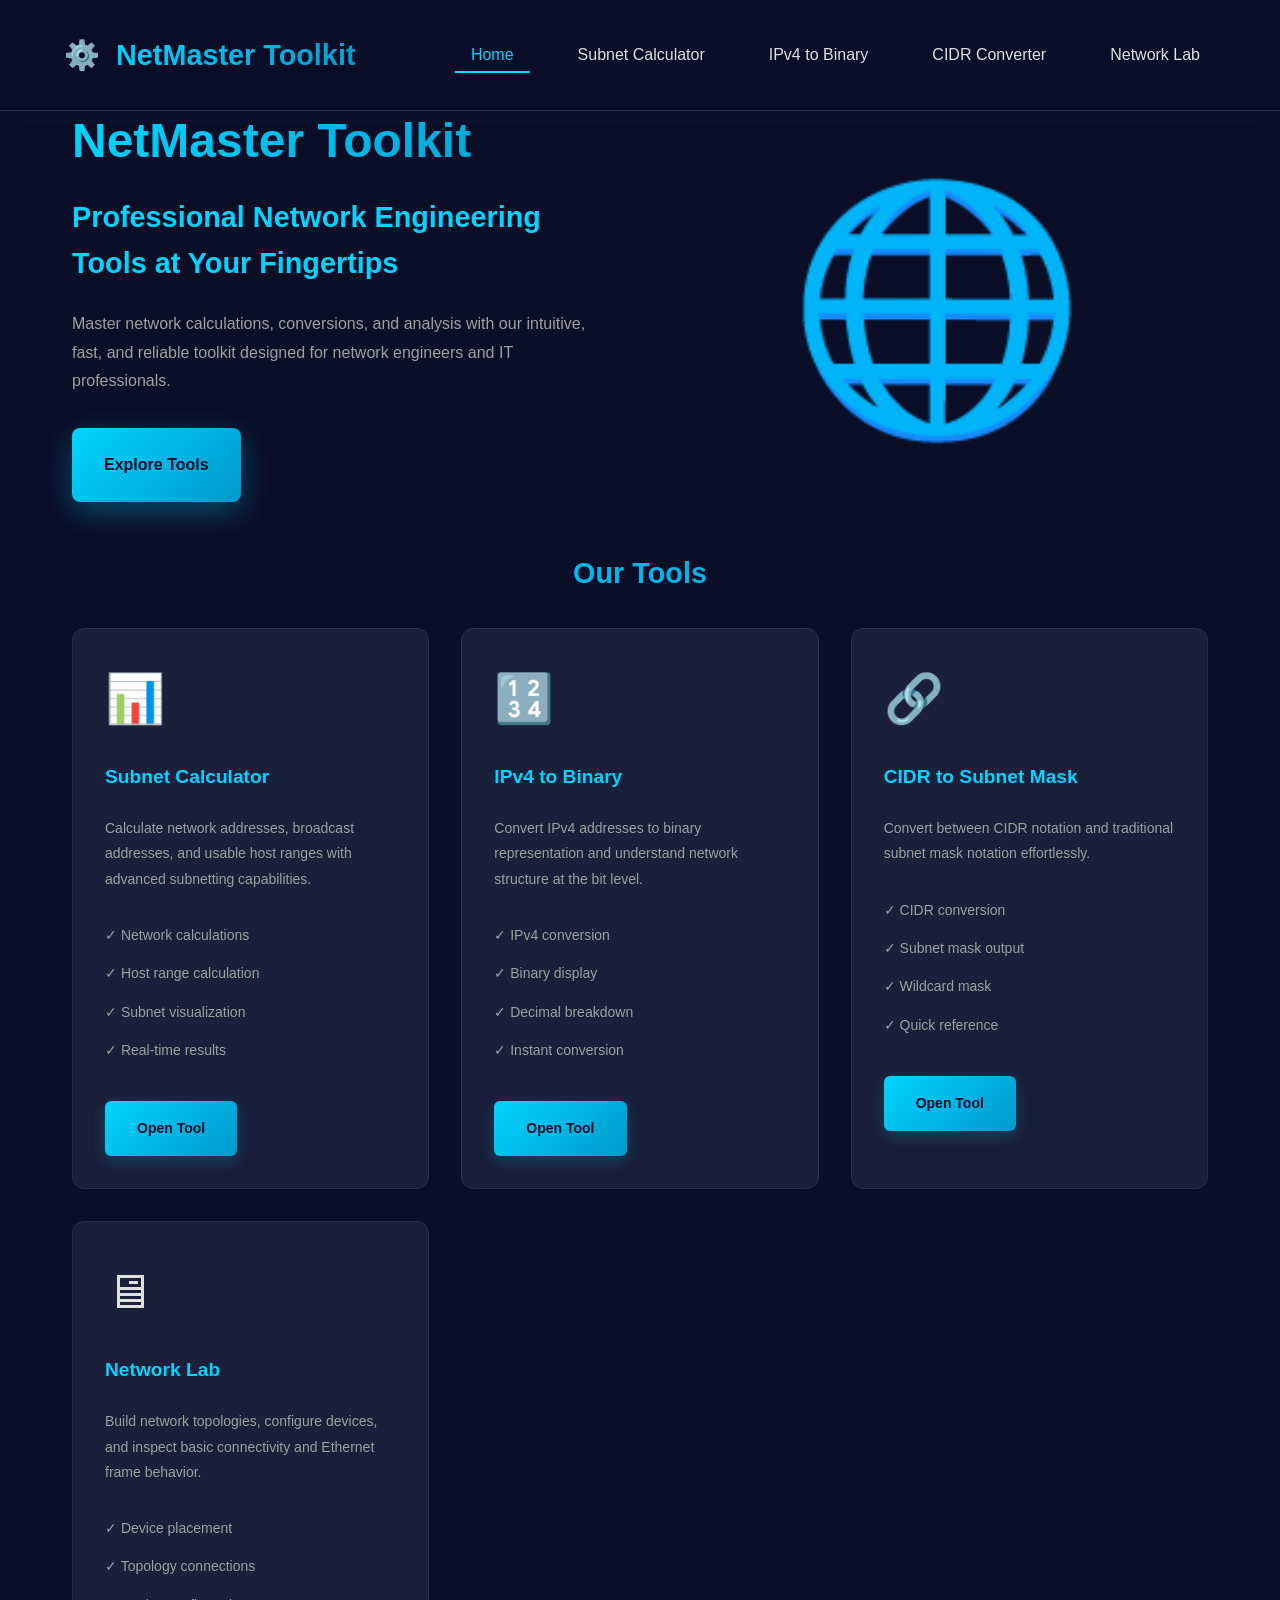
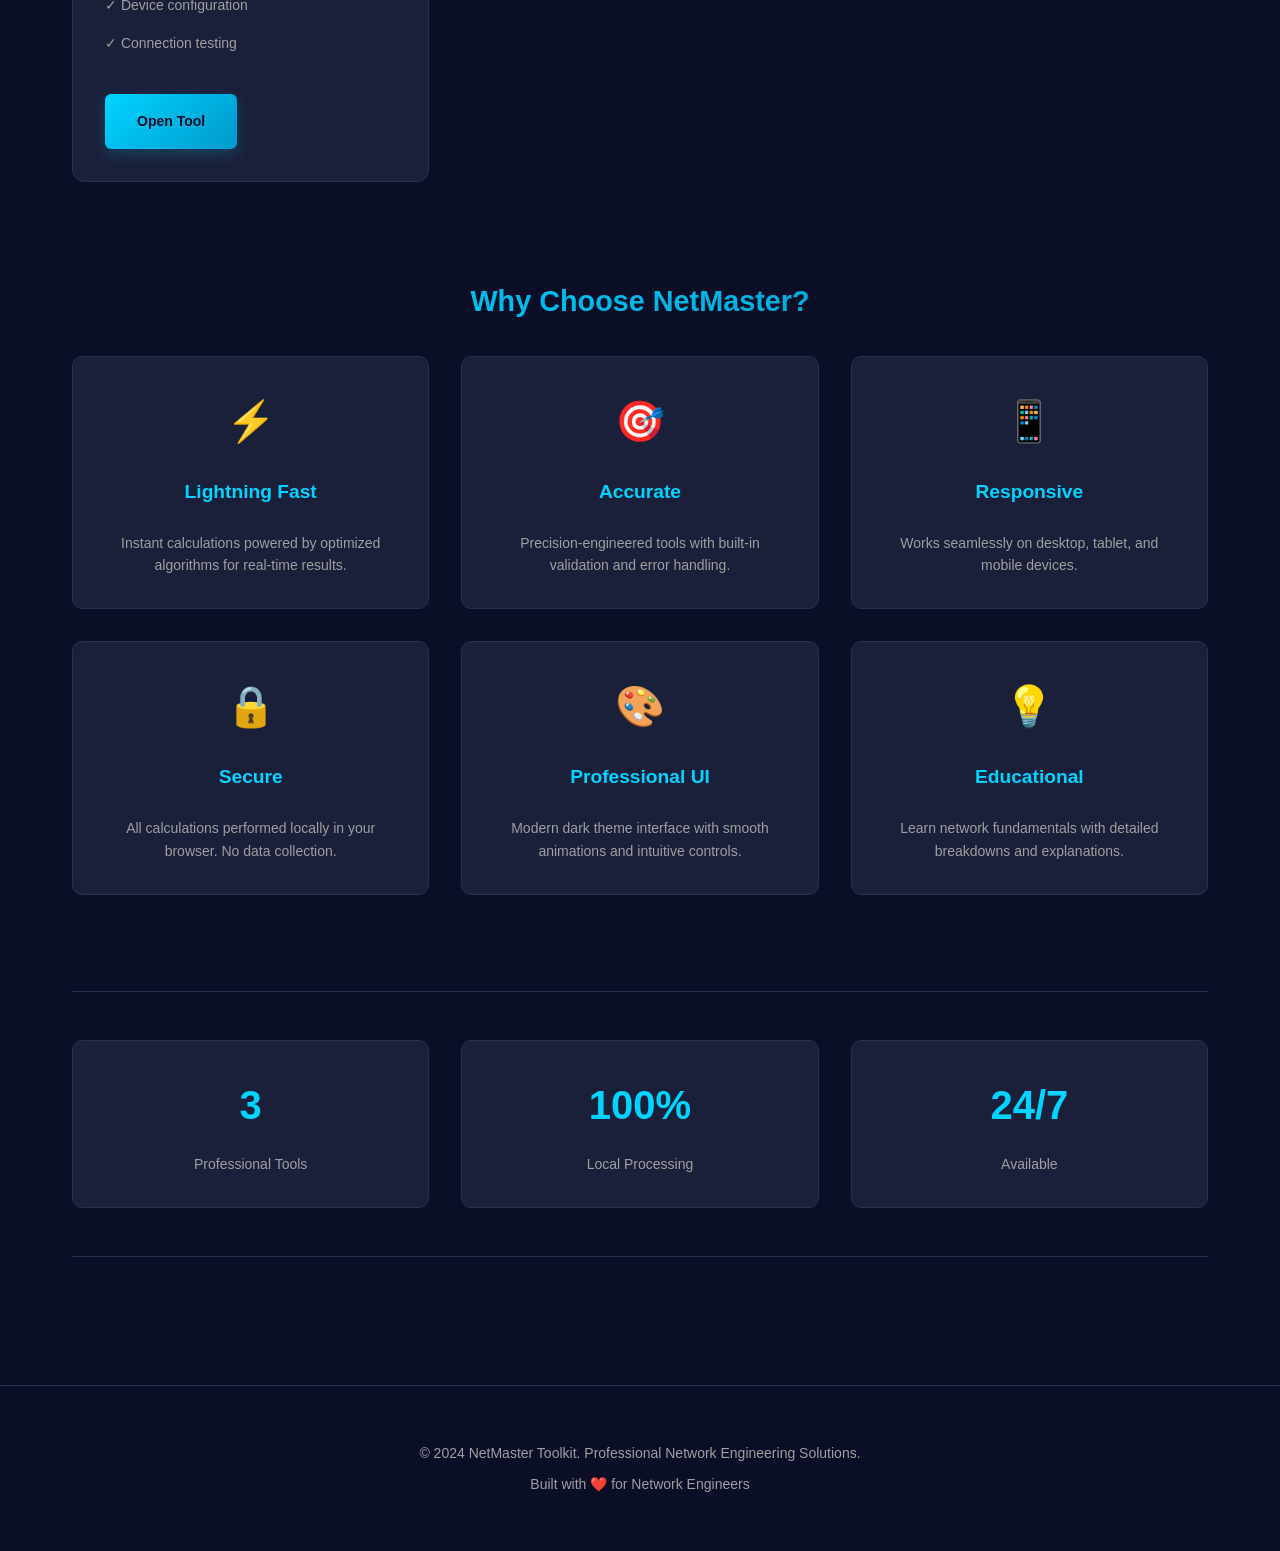
<file: index.html>
<!DOCTYPE html>
<html lang="en">
<head>
    <meta charset="UTF-8">
    <meta name="viewport" content="width=device-width, initial-scale=1.0">
    <meta name="description" content="NetMaster Toolkit - Professional Network Engineering Tools">
    <meta name="keywords" content="network, subnet, calculator, IPv4, CIDR, networking tools">
    <title>NetMaster Toolkit - Network Engineering Tools</title>
    <link rel="stylesheet" href="css/style.css">
</head>
<body>
    <!-- Navigation Bar -->
    <nav class="navbar">
        <div class="nav-container">
            <div class="logo">
                <span class="logo-icon">⚙️</span>
                <span class="logo-text">NetMaster Toolkit</span>
            </div>
            <ul class="nav-menu">
                <li class="nav-item"><a href="index.html" class="nav-link active">Home</a></li>
                <li class="nav-item"><a href="pages/subnet.html" class="nav-link">Subnet Calculator</a></li>
                <li class="nav-item"><a href="pages/binary.html" class="nav-link">IPv4 to Binary</a></li>
                <li class="nav-item"><a href="pages/cidr.html" class="nav-link">CIDR Converter</a></li>
                <li class="nav-item"><a href="pages/network-lab.html" class="nav-link">Network Lab</a></li>
            </ul>
            <!-- Mobile Menu Toggle -->
            <div class="hamburger">
                <span></span>
                <span></span>
                <span></span>
            </div>
        </div>
    </nav>

    <!-- Main Content -->
    <main class="container">
        <!-- Hero Section -->
        <section class="hero">
            <div class="hero-content">
                <h1 class="hero-title">NetMaster Toolkit</h1>
                <p class="hero-subtitle">Professional Network Engineering Tools at Your Fingertips</p>
                <p class="hero-description">
                    Master network calculations, conversions, and analysis with our intuitive, 
                    fast, and reliable toolkit designed for network engineers and IT professionals.
                </p>
                <a href="#tools" class="cta-button">Explore Tools</a>
            </div>
            <div class="hero-image">
                <div class="network-icon">🌐</div>
            </div>
        </section>

        <!-- Features Overview -->
        <section id="tools" class="tools-section">
            <h2>Our Tools</h2>
            <div class="tools-grid">
                <!-- Subnet Calculator Card -->
                <div class="tool-card" data-tool="subnet">
                    <div class="card-icon">📊</div>
                    <h3>Subnet Calculator</h3>
                    <p>Calculate network addresses, broadcast addresses, and usable host ranges with advanced subnetting capabilities.</p>
                    <ul class="features-list">
                        <li>✓ Network calculations</li>
                        <li>✓ Host range calculation</li>
                        <li>✓ Subnet visualization</li>
                        <li>✓ Real-time results</li>
                    </ul>
                    <a href="pages/subnet.html" class="tool-button">Open Tool</a>
                </div>

                <!-- IPv4 to Binary Card -->
                <div class="tool-card" data-tool="binary">
                    <div class="card-icon">🔢</div>
                    <h3>IPv4 to Binary</h3>
                    <p>Convert IPv4 addresses to binary representation and understand network structure at the bit level.</p>
                    <ul class="features-list">
                        <li>✓ IPv4 conversion</li>
                        <li>✓ Binary display</li>
                        <li>✓ Decimal breakdown</li>
                        <li>✓ Instant conversion</li>
                    </ul>
                    <a href="pages/binary.html" class="tool-button">Open Tool</a>
                </div>

                <!-- CIDR to Subnet Mask Card -->
                <div class="tool-card" data-tool="cidr">
                    <div class="card-icon">🔗</div>
                    <h3>CIDR to Subnet Mask</h3>
                    <p>Convert between CIDR notation and traditional subnet mask notation effortlessly.</p>
                    <ul class="features-list">
                        <li>✓ CIDR conversion</li>
                        <li>✓ Subnet mask output</li>
                        <li>✓ Wildcard mask</li>
                        <li>✓ Quick reference</li>
                    </ul>
                    <a href="pages/cidr.html" class="tool-button">Open Tool</a>
                </div>

                <!-- Network Lab Card -->
                <div class="tool-card" data-tool="network-lab">
                    <div class="card-icon">&#128421;</div>
                    <h3>Network Lab</h3>
                    <p>Build network topologies, configure devices, and inspect basic connectivity and Ethernet frame behavior.</p>
                    <ul class="features-list">
                        <li>&#10003; Device placement</li>
                        <li>&#10003; Topology connections</li>
                        <li>&#10003; Device configuration</li>
                        <li>&#10003; Connection testing</li>
                    </ul>
                    <a href="pages/network-lab.html" class="tool-button">Open Tool</a>
                </div>
            </div>
        </section>

        <!-- Features Section -->
        <section class="features-section">
            <h2>Why Choose NetMaster?</h2>
            <div class="features-grid">
                <div class="feature">
                    <div class="feature-icon">⚡</div>
                    <h3>Lightning Fast</h3>
                    <p>Instant calculations powered by optimized algorithms for real-time results.</p>
                </div>
                <div class="feature">
                    <div class="feature-icon">🎯</div>
                    <h3>Accurate</h3>
                    <p>Precision-engineered tools with built-in validation and error handling.</p>
                </div>
                <div class="feature">
                    <div class="feature-icon">📱</div>
                    <h3>Responsive</h3>
                    <p>Works seamlessly on desktop, tablet, and mobile devices.</p>
                </div>
                <div class="feature">
                    <div class="feature-icon">🔒</div>
                    <h3>Secure</h3>
                    <p>All calculations performed locally in your browser. No data collection.</p>
                </div>
                <div class="feature">
                    <div class="feature-icon">🎨</div>
                    <h3>Professional UI</h3>
                    <p>Modern dark theme interface with smooth animations and intuitive controls.</p>
                </div>
                <div class="feature">
                    <div class="feature-icon">💡</div>
                    <h3>Educational</h3>
                    <p>Learn network fundamentals with detailed breakdowns and explanations.</p>
                </div>
            </div>
        </section>

        <!-- Quick Stats -->
        <section class="stats-section">
            <div class="stat-card">
                <div class="stat-number">3</div>
                <div class="stat-label">Professional Tools</div>
            </div>
            <div class="stat-card">
                <div class="stat-number">100%</div>
                <div class="stat-label">Local Processing</div>
            </div>
            <div class="stat-card">
                <div class="stat-number">24/7</div>
                <div class="stat-label">Available</div>
            </div>
        </section>
    </main>

    <!-- Footer -->
    <footer class="footer">
        <div class="footer-content">
            <p>&copy; 2024 NetMaster Toolkit. Professional Network Engineering Solutions.</p>
            <p>Built with ❤️ for Network Engineers</p>
        </div>
    </footer>

    <!-- Scripts -->
    <script src="js/script.js"></script>
</body>
</html>
</file>
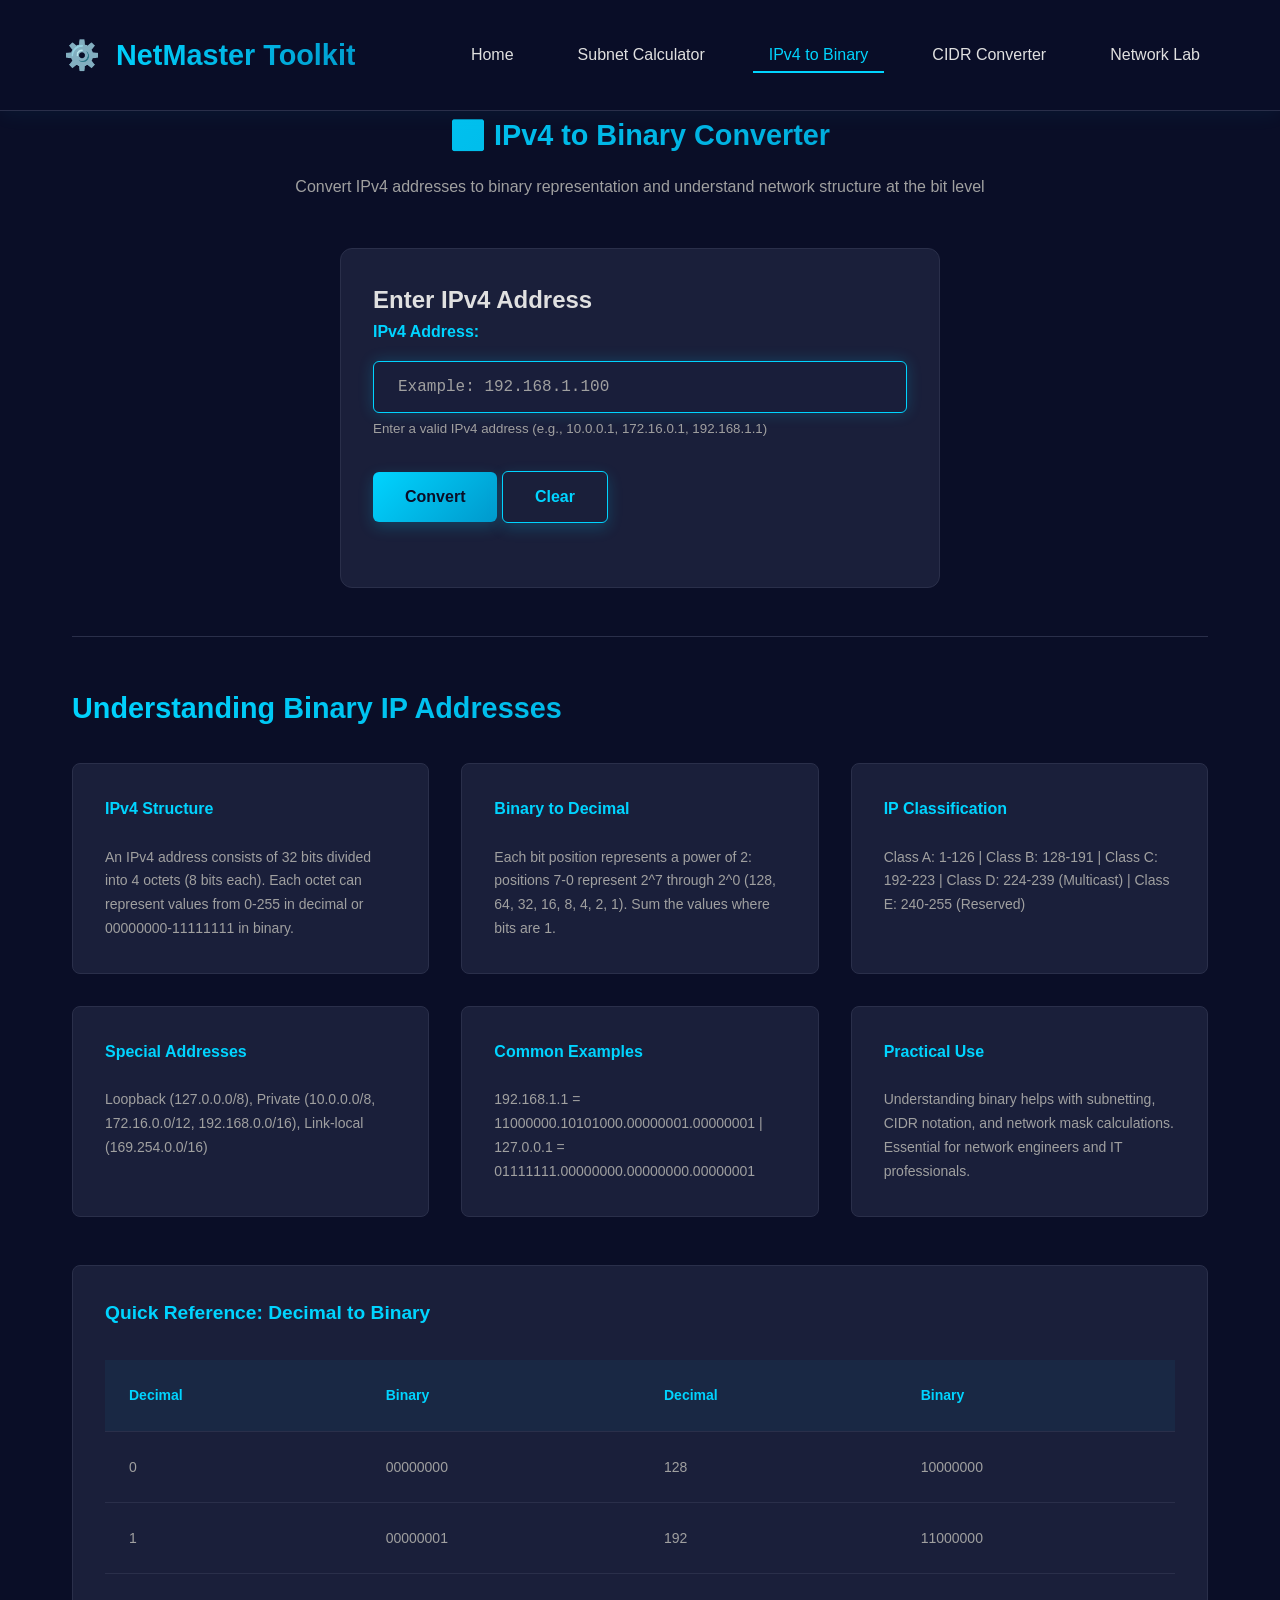
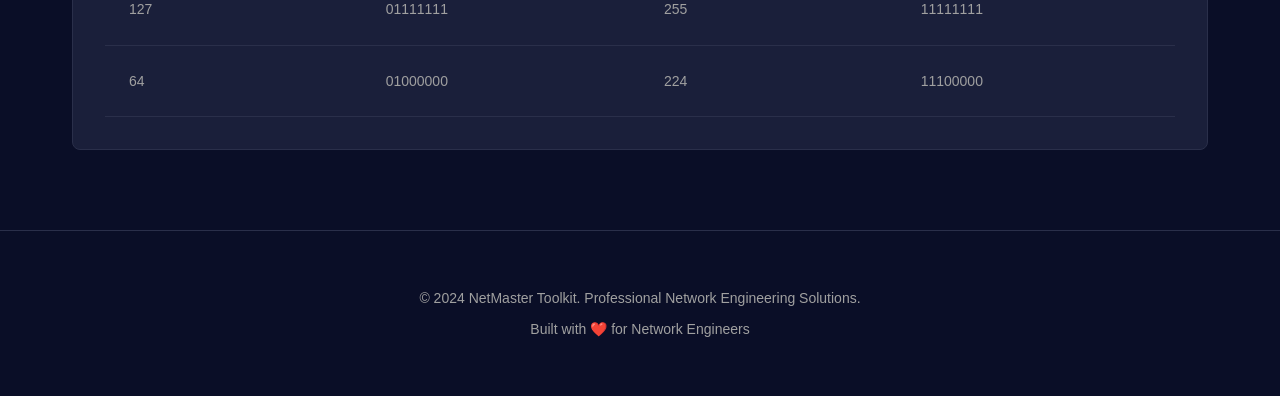
<file: pages/binary.html>
<!DOCTYPE html>
<html lang="en">
<head>
    <meta charset="UTF-8">
    <meta name="viewport" content="width=device-width, initial-scale=1.0">
    <meta name="description" content="IPv4 to Binary Converter Tool">
    <title>IPv4 to Binary Converter - NetMaster Toolkit</title>
    <link rel="stylesheet" href="../css/style.css">
</head>
<body>
    <!-- Navigation Bar -->
    <nav class="navbar">
        <div class="nav-container">
            <a href="../index.html" class="logo">
                <span class="logo-icon">⚙️</span>
                <span class="logo-text">NetMaster Toolkit</span>
            </a>
            <ul class="nav-menu">
                <li class="nav-item"><a href="../index.html" class="nav-link">Home</a></li>
                <li class="nav-item"><a href="subnet.html" class="nav-link">Subnet Calculator</a></li>
                <li class="nav-item"><a href="binary.html" class="nav-link">IPv4 to Binary</a></li>
                <li class="nav-item"><a href="cidr.html" class="nav-link">CIDR Converter</a></li>
                <li class="nav-item"><a href="network-lab.html" class="nav-link">Network Lab</a></li>
            </ul>
            <div class="hamburger">
                <span></span>
                <span></span>
                <span></span>
            </div>
        </div>
    </nav>

    <!-- Main Content -->
    <main class="container">
        <!-- Page Header -->
        <div class="page-header">
            <h1>🔢 IPv4 to Binary Converter</h1>
            <p>Convert IPv4 addresses to binary representation and understand network structure at the bit level</p>
        </div>

        <!-- Converter Form -->
        <div class="form-container">
            <h2>Enter IPv4 Address</h2>
            
            <div class="form-group">
                <label for="binaryIpInput">IPv4 Address:</label>
                <input 
                    type="text" 
                    id="binaryIpInput" 
                    placeholder="Example: 192.168.1.100"
                    autocomplete="off"
                >
                <small style="color: var(--text-secondary); margin-top: 5px; display: block;">
                    Enter a valid IPv4 address (e.g., 10.0.0.1, 172.16.0.1, 192.168.1.1)
                </small>
            </div>

            <div class="form-group">
                <button class="btn" onclick="convertIPToBinary()">Convert</button>
                <button class="btn btn-secondary" onclick="clearBinaryForm()">Clear</button>
            </div>
        </div>

        <!-- Results Section -->
        <div id="binaryResultContainer" class="result-container">
            <h2>Conversion Results</h2>
            
            <!-- Binary Representation -->
            <div class="result-item">
                <span class="result-label">IPv4 Address (Decimal)</span>
                <span class="result-value" id="decimalIP">-</span>
            </div>

            <!-- Full Binary -->
            <div class="result-item">
                <span class="result-label">Full Binary Representation (32 bits)</span>
                <div class="binary-container">
                    <code class="binary-full" id="binaryFull">00000000.00000000.00000000.00000000</code>
                    <button class="copy-btn" onclick="copyToClipboardBinary()">Copy</button>
                </div>
            </div>

            <!-- Octet Breakdown -->
            <div class="result-item">
                <span class="result-label">Breakdown by Octet</span>
                <div class="octets-breakdown">
                    <div class="octet">
                        <div class="octet-decimal" id="octet1-dec">0</div>
                        <div class="octet-binary" id="octet1-bin">00000000</div>
                        <div class="octet-label">Octet 1</div>
                    </div>
                    <div class="octet">
                        <div class="octet-decimal" id="octet2-dec">0</div>
                        <div class="octet-binary" id="octet2-bin">00000000</div>
                        <div class="octet-label">Octet 2</div>
                    </div>
                    <div class="octet">
                        <div class="octet-decimal" id="octet3-dec">0</div>
                        <div class="octet-binary" id="octet3-bin">00000000</div>
                        <div class="octet-label">Octet 3</div>
                    </div>
                    <div class="octet">
                        <div class="octet-decimal" id="octet4-dec">0</div>
                        <div class="octet-binary" id="octet4-bin">00000000</div>
                        <div class="octet-label">Octet 4</div>
                    </div>
                </div>
            </div>

            <!-- Bit Position Analysis -->
            <div class="result-item">
                <span class="result-label">Bit Position Analysis (32-bit)</span>
                <div class="bit-visualization">
                    <div id="bitGrid" class="bit-grid"></div>
                </div>
            </div>

            <!-- IP Analysis -->
            <div class="result-item">
                <span class="result-label">IP Address Classification</span>
                <table style="width: 100%;">
                    <tr>
                        <td style="width: 50%;">
                            <strong style="color: var(--primary-color);">Class:</strong> <span id="ipClass">-</span>
                        </td>
                        <td style="width: 50%;">
                            <strong style="color: var(--primary-color);">Type:</strong> <span id="ipType">-</span>
                        </td>
                    </tr>
                </table>
            </div>

            <!-- Copy Results -->
            <div class="result-item" style="text-align: center; margin-top: var(--spacing-lg);">
                <button class="btn" onclick="copyAllResults()">📋 Copy All Results</button>
            </div>
        </div>

        <!-- Information Section -->
        <div class="info-section">
            <h2>Understanding Binary IP Addresses</h2>
            <div class="info-grid">
                <div class="info-card">
                    <h3>IPv4 Structure</h3>
                    <p>An IPv4 address consists of 32 bits divided into 4 octets (8 bits each). Each octet can represent values from 0-255 in decimal or 00000000-11111111 in binary.</p>
                </div>
                <div class="info-card">
                    <h3>Binary to Decimal</h3>
                    <p>Each bit position represents a power of 2: positions 7-0 represent 2^7 through 2^0 (128, 64, 32, 16, 8, 4, 2, 1). Sum the values where bits are 1.</p>
                </div>
                <div class="info-card">
                    <h3>IP Classification</h3>
                    <p>Class A: 1-126 | Class B: 128-191 | Class C: 192-223 | Class D: 224-239 (Multicast) | Class E: 240-255 (Reserved)</p>
                </div>
                <div class="info-card">
                    <h3>Special Addresses</h3>
                    <p>Loopback (127.0.0.0/8), Private (10.0.0.0/8, 172.16.0.0/12, 192.168.0.0/16), Link-local (169.254.0.0/16)</p>
                </div>
                <div class="info-card">
                    <h3>Common Examples</h3>
                    <p>192.168.1.1 = 11000000.10101000.00000001.00000001 | 127.0.0.1 = 01111111.00000000.00000000.00000001</p>
                </div>
                <div class="info-card">
                    <h3>Practical Use</h3>
                    <p>Understanding binary helps with subnetting, CIDR notation, and network mask calculations. Essential for network engineers and IT professionals.</p>
                </div>
            </div>

            <!-- Conversion Table -->
            <div class="conversion-table">
                <h3>Quick Reference: Decimal to Binary</h3>
                <table>
                    <thead>
                        <tr>
                            <th>Decimal</th>
                            <th>Binary</th>
                            <th>Decimal</th>
                            <th>Binary</th>
                        </tr>
                    </thead>
                    <tbody>
                        <tr>
                            <td>0</td>
                            <td>00000000</td>
                            <td>128</td>
                            <td>10000000</td>
                        </tr>
                        <tr>
                            <td>1</td>
                            <td>00000001</td>
                            <td>192</td>
                            <td>11000000</td>
                        </tr>
                        <tr>
                            <td>127</td>
                            <td>01111111</td>
                            <td>255</td>
                            <td>11111111</td>
                        </tr>
                        <tr>
                            <td>64</td>
                            <td>01000000</td>
                            <td>224</td>
                            <td>11100000</td>
                        </tr>
                    </tbody>
                </table>
            </div>
        </div>
    </main>

    <!-- Footer -->
    <footer class="footer">
        <div class="footer-content">
            <p>&copy; 2024 NetMaster Toolkit. Professional Network Engineering Solutions.</p>
            <p>Built with ❤️ for Network Engineers</p>
        </div>
    </footer>

    <!-- Scripts -->
    <script src="../js/script.js"></script>
    <script>
        /* =====================================================
           IPv4 to Binary Converter - Tool Specific JavaScript
           ===================================================== */

        /**
         * Convert IP address to binary and display results
         * Main conversion function triggered by user input
         */
        function convertIPToBinary() {
            const ip = document.getElementById('binaryIpInput').value.trim();
            const formContainer = document.querySelector('.form-container');

            // Clear previous alerts
            NetMasterUtils.clearAlerts(formContainer);

            // Validate input
            if (!ip) {
                NetMasterUtils.showAlert(
                    'Please enter an IPv4 address',
                    'error',
                    formContainer
                );
                return;
            }

            if (!NetMasterUtils.isValidIPv4(ip)) {
                NetMasterUtils.showAlert(
                    'Invalid IPv4 address format. Use format: 192.168.1.1',
                    'error',
                    formContainer
                );
                return;
            }

            // Convert and display
            displayBinaryConversion(ip);

            // Show success message
            NetMasterUtils.showAlert(
                'IPv4 converted to binary successfully!',
                'success',
                formContainer,
                3000
            );
        }

        /**
         * Display binary conversion results
         * @param {string} ip - IPv4 address to convert
         */
        function displayBinaryConversion(ip) {
            const parts = ip.split('.');
            const octets = parts.map(p => parseInt(p));

            // Display decimal IP
            document.getElementById('decimalIP').textContent = ip;

            // Build binary representation
            const binaryParts = octets.map(octet => 
                NetMasterUtils.decToBinary8Bit(octet)
            );
            const fullBinary = binaryParts.join('.');

            // Display full binary
            document.getElementById('binaryFull').textContent = fullBinary;

            // Display individual octets
            octets.forEach((octet, index) => {
                const binary = NetMasterUtils.decToBinary8Bit(octet);
                document.getElementById(`octet${index + 1}-dec`).textContent = octet;
                document.getElementById(`octet${index + 1}-bin`).textContent = binary;
            });

            // Display bit visualization
            displayBitVisualization(fullBinary.replace(/\./g, ''));

            // Display IP classification
            displayIPClassification(octets[0]);

            // Show result container
            document.getElementById('binaryResultContainer').classList.add('show');

            // Scroll to results
            setTimeout(() => {
                document.getElementById('binaryResultContainer').scrollIntoView({ 
                    behavior: 'smooth', 
                    block: 'start' 
                });
            }, 100);
        }

        /**
         * Display bit-by-bit visualization
         * @param {string} binaryString - 32-bit binary string (without dots)
         */
        function displayBitVisualization(binaryString) {
            const bitGrid = document.getElementById('bitGrid');
            bitGrid.innerHTML = '';

            for (let i = 0; i < 32; i++) {
                const bit = binaryString[i];
                const bitElement = document.createElement('div');
                bitElement.className = `bit-box ${bit === '1' ? 'bit-one' : 'bit-zero'}`;
                bitElement.title = `Bit ${i}: ${bit} (Position ${31 - i}, Value: 2^${31 - i})`;
                bitElement.innerHTML = `
                    <div class="bit-value">${bit}</div>
                    <div class="bit-position">P${31 - i}</div>
                `;
                bitGrid.appendChild(bitElement);
            }
        }

        /**
         * Classify IP address based on first octet
         * @param {number} firstOctet - First octet value
         */
        function displayIPClassification(firstOctet) {
            let ipClass = '-';
            let ipType = '-';

            // Determine class
            if (firstOctet >= 1 && firstOctet <= 126) {
                ipClass = 'Class A';
                ipType = firstOctet === 127 ? 'Loopback' : 'Public/Private';
            } else if (firstOctet >= 128 && firstOctet <= 191) {
                ipClass = 'Class B';
                ipType = 'Public/Private';
            } else if (firstOctet >= 192 && firstOctet <= 223) {
                ipClass = 'Class C';
                ipType = 'Public/Private';
            } else if (firstOctet >= 224 && firstOctet <= 239) {
                ipClass = 'Class D';
                ipType = 'Multicast';
            } else if (firstOctet >= 240 && firstOctet <= 255) {
                ipClass = 'Class E';
                ipType = 'Reserved';
            } else if (firstOctet === 0) {
                ipClass = 'Special';
                ipType = 'This Network';
            }

            document.getElementById('ipClass').textContent = ipClass;
            document.getElementById('ipType').textContent = ipType;
        }

        /**
         * Copy binary representation to clipboard
         */
        function copyToClipboardBinary() {
            const binaryFull = document.getElementById('binaryFull').textContent;
            NetMasterUtils.copyToClipboard(binaryFull);
        }

        /**
         * Copy all results as formatted text
         */
        function copyAllResults() {
            const ip = document.getElementById('decimalIP').textContent;
            const binary = document.getElementById('binaryFull').textContent;
            const ipClass = document.getElementById('ipClass').textContent;
            const ipType = document.getElementById('ipType').textContent;

            const results = `IPv4 Address: ${ip}
Binary: ${binary}
Class: ${ipClass}
Type: ${ipType}`;

            NetMasterUtils.copyToClipboard(results);
            NetMasterUtils.showAlert(
                'All results copied to clipboard!',
                'success',
                document.querySelector('.form-container'),
                2000
            );
        }

        /**
         * Clear converter form and results
         */
        function clearBinaryForm() {
            document.getElementById('binaryIpInput').value = '';
            document.getElementById('binaryResultContainer').classList.remove('show');
            NetMasterUtils.clearAlerts(document.querySelector('.form-container'));
            document.getElementById('binaryIpInput').focus();
        }

        // Initialize on page load
        document.addEventListener('DOMContentLoaded', () => {
            document.getElementById('binaryIpInput').focus();

            // Allow Enter key to convert
            document.getElementById('binaryIpInput').addEventListener('keypress', (e) => {
                if (e.key === 'Enter') {
                    convertIPToBinary();
                }
            });
        });
    </script>

    <!-- Additional Styles for Binary Converter -->
    <style>
        .page-header {
            text-align: center;
            margin-bottom: var(--spacing-xl);
            animation: slideDown 0.6s ease;
        }

        .page-header h1 {
            font-size: var(--font-size-lg);
            background: linear-gradient(135deg, var(--primary-color), var(--secondary-color));
            -webkit-background-clip: text;
            -webkit-text-fill-color: transparent;
            background-clip: text;
            margin-bottom: var(--spacing-sm);
        }

        .page-header p {
            color: var(--text-secondary);
            font-size: var(--font-size-sm);
        }

        .binary-container {
            display: flex;
            align-items: center;
            gap: var(--spacing-md);
            background: rgba(0, 212, 255, 0.05);
            padding: var(--spacing-md);
            border-radius: 6px;
            border: 1px solid var(--border-color);
            flex-wrap: wrap;
        }

        .binary-full {
            font-family: 'Courier New', monospace;
            font-size: 1.1rem;
            color: var(--primary-color);
            flex: 1;
            min-width: 250px;
            word-break: break-all;
        }

        .octets-breakdown {
            display: grid;
            grid-template-columns: repeat(auto-fit, minmax(120px, 1fr));
            gap: var(--spacing-lg);
            margin: var(--spacing-lg) 0;
        }

        .octet {
            background: var(--card-bg);
            border: 1px solid var(--border-color);
            border-radius: 8px;
            padding: var(--spacing-md);
            text-align: center;
            transition: var(--transition);
        }

        .octet:hover {
            border-color: var(--primary-color);
            transform: translateY(-4px);
        }

        .octet-decimal {
            font-size: 1.5rem;
            font-weight: 700;
            color: var(--primary-color);
            margin-bottom: var(--spacing-sm);
        }

        .octet-binary {
            font-family: 'Courier New', monospace;
            font-size: 0.9rem;
            color: var(--text-primary);
            background: rgba(0, 212, 255, 0.1);
            padding: var(--spacing-sm);
            border-radius: 4px;
            margin-bottom: var(--spacing-sm);
            word-break: break-all;
        }

        .octet-label {
            color: var(--text-secondary);
            font-size: 0.8rem;
            font-weight: 600;
        }

        .bit-visualization {
            overflow-x: auto;
            margin: var(--spacing-lg) 0;
        }

        .bit-grid {
            display: grid;
            grid-template-columns: repeat(auto-fit, minmax(45px, 1fr));
            gap: 4px;
            min-width: 600px;
        }

        .bit-box {
            background: var(--card-bg);
            border: 2px solid var(--border-color);
            border-radius: 6px;
            padding: var(--spacing-sm);
            text-align: center;
            cursor: pointer;
            transition: var(--transition);
            min-height: 70px;
            display: flex;
            flex-direction: column;
            justify-content: center;
            align-items: center;
        }

        .bit-box:hover {
            transform: scale(1.1);
        }

        .bit-box.bit-one {
            background: rgba(81, 207, 102, 0.15);
            border-color: var(--success-color);
            box-shadow: 0 0 10px rgba(81, 207, 102, 0.2);
        }

        .bit-box.bit-zero {
            background: rgba(255, 107, 107, 0.1);
            border-color: var(--error-color);
        }

        .bit-value {
            font-size: 1.4rem;
            font-weight: 700;
            color: var(--primary-color);
            margin-bottom: 4px;
        }

        .bit-position {
            font-size: 0.7rem;
            color: var(--text-secondary);
        }

        .info-section {
            margin-top: var(--spacing-xl);
            padding-top: var(--spacing-xl);
            border-top: 1px solid var(--border-color);
        }

        .info-section h2 {
            font-size: var(--font-size-lg);
            margin-bottom: var(--spacing-lg);
            background: linear-gradient(135deg, var(--primary-color), var(--secondary-color));
            -webkit-background-clip: text;
            -webkit-text-fill-color: transparent;
            background-clip: text;
        }

        .info-grid {
            display: grid;
            grid-template-columns: repeat(auto-fit, minmax(300px, 1fr));
            gap: var(--spacing-lg);
            margin-bottom: var(--spacing-xl);
        }

        .info-card {
            background: var(--card-bg);
            border: 1px solid var(--border-color);
            border-radius: 8px;
            padding: var(--spacing-lg);
            transition: var(--transition);
        }

        .info-card:hover {
            border-color: var(--primary-color);
            transform: translateY(-4px);
        }

        .info-card h3 {
            color: var(--primary-color);
            margin-bottom: var(--spacing-md);
            font-size: var(--font-size-sm);
        }

        .info-card p {
            color: var(--text-secondary);
            font-size: var(--font-size-xs);
            line-height: 1.7;
        }

        .conversion-table {
            margin-top: var(--spacing-xl);
            padding: var(--spacing-lg);
            background: var(--card-bg);
            border: 1px solid var(--border-color);
            border-radius: 8px;
        }

        .conversion-table h3 {
            color: var(--primary-color);
            margin-bottom: var(--spacing-lg);
            font-size: var(--font-size-md);
        }

        @media (max-width: 768px) {
            .page-header h1 {
                font-size: 1.5rem;
            }

            .octets-breakdown {
                grid-template-columns: repeat(2, 1fr);
            }

            .bit-grid {
                grid-template-columns: repeat(8, 1fr);
                min-width: auto;
            }

            .bit-box {
                min-height: 60px;
                padding: var(--spacing-xs);
            }

            .bit-value {
                font-size: 1.2rem;
            }

            .bit-position {
                font-size: 0.6rem;
            }
        }

        @media (max-width: 480px) {
            .octets-breakdown {
                grid-template-columns: 1fr;
            }

            .bit-grid {
                grid-template-columns: repeat(4, 1fr);
            }
        }
    </style>
</body>
</html>
</file>
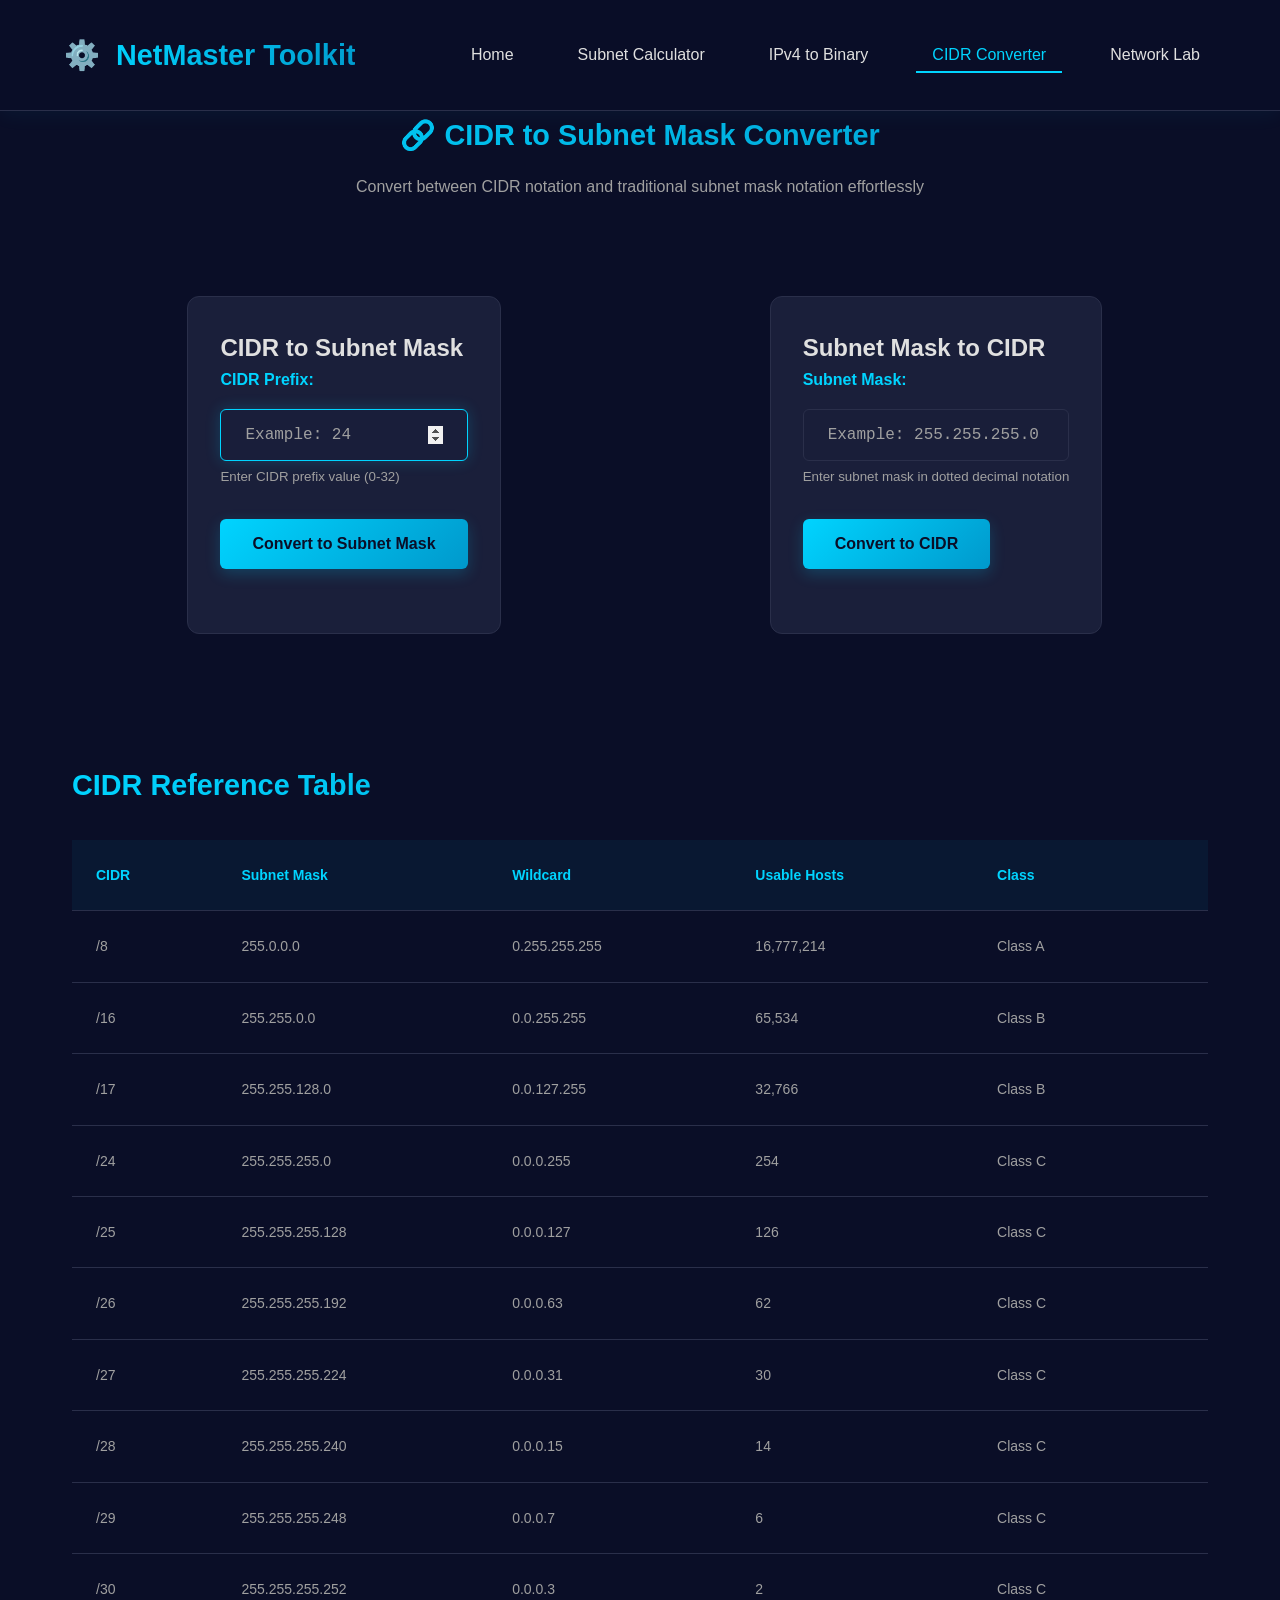
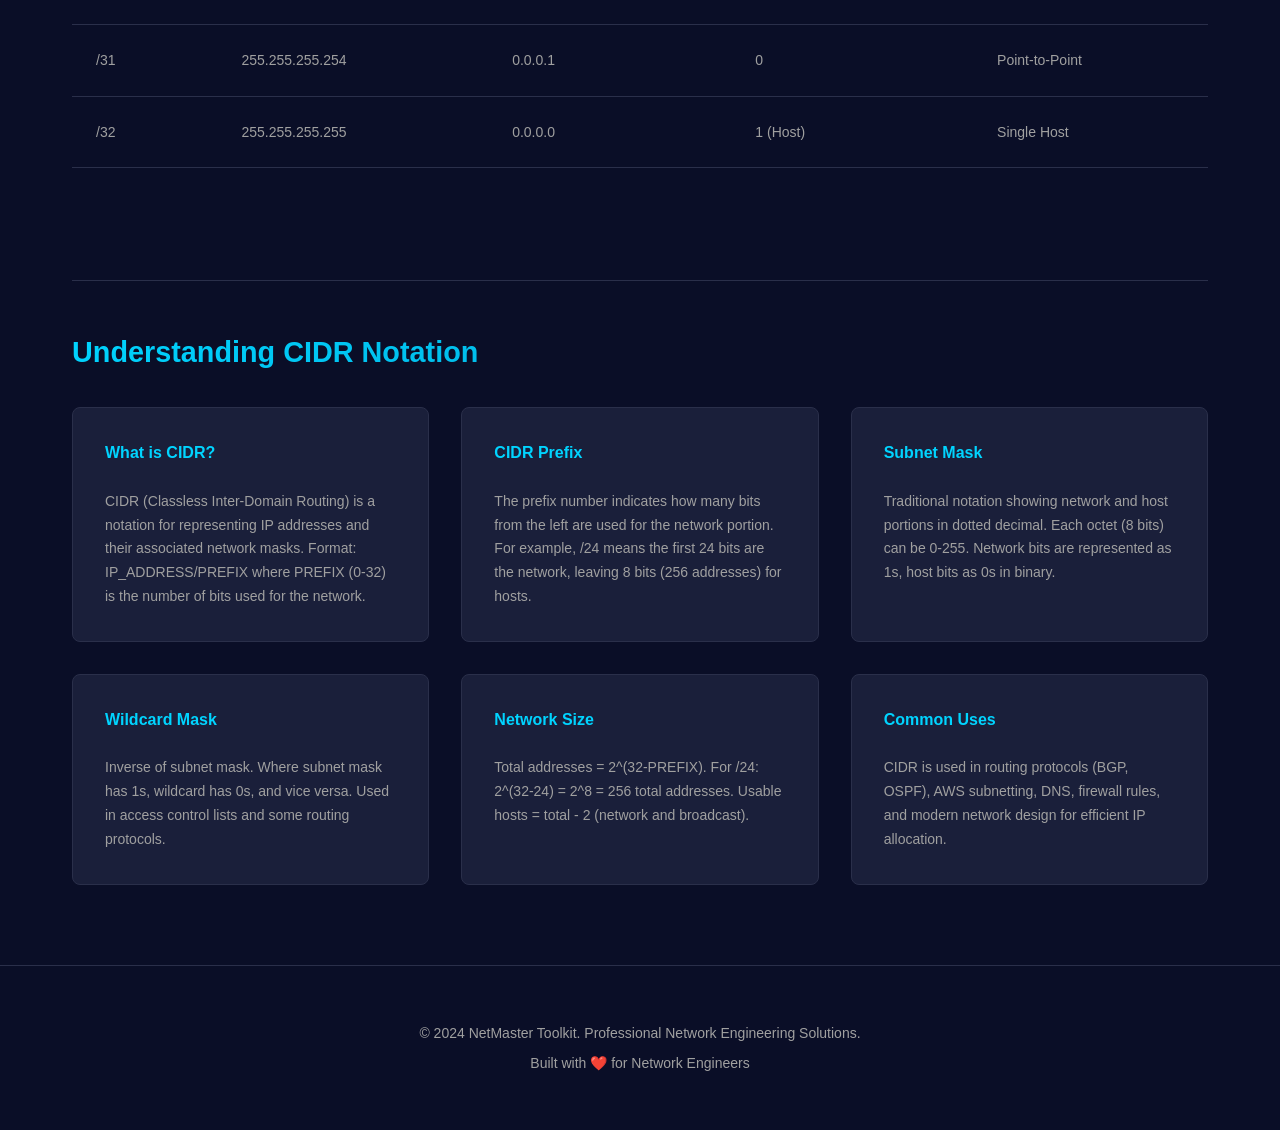
<file: pages/cidr.html>
<!DOCTYPE html>
<html lang="en">
<head>
    <meta charset="UTF-8">
    <meta name="viewport" content="width=device-width, initial-scale=1.0">
    <meta name="description" content="CIDR to Subnet Mask Converter Tool">
    <title>CIDR Converter - NetMaster Toolkit</title>
    <link rel="stylesheet" href="../css/style.css">
</head>
<body>
    <!-- Navigation Bar -->
    <nav class="navbar">
        <div class="nav-container">
            <a href="../index.html" class="logo">
                <span class="logo-icon">⚙️</span>
                <span class="logo-text">NetMaster Toolkit</span>
            </a>
            <ul class="nav-menu">
                <li class="nav-item"><a href="../index.html" class="nav-link">Home</a></li>
                <li class="nav-item"><a href="subnet.html" class="nav-link">Subnet Calculator</a></li>
                <li class="nav-item"><a href="binary.html" class="nav-link">IPv4 to Binary</a></li>
                <li class="nav-item"><a href="cidr.html" class="nav-link">CIDR Converter</a></li>
                <li class="nav-item"><a href="network-lab.html" class="nav-link">Network Lab</a></li>
            </ul>
            <div class="hamburger">
                <span></span>
                <span></span>
                <span></span>
            </div>
        </div>
    </nav>

    <!-- Main Content -->
    <main class="container">
        <!-- Page Header -->
        <div class="page-header">
            <h1>🔗 CIDR to Subnet Mask Converter</h1>
            <p>Convert between CIDR notation and traditional subnet mask notation effortlessly</p>
        </div>

        <!-- Converter Forms -->
        <div class="converter-grid">
            <!-- CIDR to Subnet Mask -->
            <div class="form-container">
                <h2>CIDR to Subnet Mask</h2>
                
                <div class="form-group">
                    <label for="cidrInput">CIDR Prefix:</label>
                    <input 
                        type="number" 
                        id="cidrInput" 
                        min="0" 
                        max="32"
                        placeholder="Example: 24"
                        autocomplete="off"
                    >
                    <small style="color: var(--text-secondary); margin-top: 5px; display: block;">
                        Enter CIDR prefix value (0-32)
                    </small>
                </div>

                <div class="form-group">
                    <button class="btn" onclick="convertCIDRtoMask()">Convert to Subnet Mask</button>
                </div>

                <div id="cidrToMaskResult" class="result-container">
                    <div class="result-item">
                        <span class="result-label">CIDR Notation</span>
                        <span class="result-value" id="cidrDisplay">-</span>
                    </div>
                    <div class="result-item">
                        <span class="result-label">Subnet Mask</span>
                        <span class="result-value" id="maskDisplay">-</span>
                    </div>
                    <div class="result-item">
                        <span class="result-label">Wildcard Mask</span>
                        <span class="result-value" id="wildcardDisplay">-</span>
                    </div>
                    <div class="result-item">
                        <span class="result-label">Network Bits</span>
                        <span class="result-value" id="networkBits">-</span>
                    </div>
                    <div class="result-item">
                        <span class="result-label">Host Bits</span>
                        <span class="result-value" id="hostBits">-</span>
                    </div>
                    <div class="result-item">
                        <span class="result-label">Total Usable Hosts</span>
                        <span class="result-value" id="totalHostsCIDR">-</span>
                    </div>
                </div>
            </div>

            <!-- Subnet Mask to CIDR -->
            <div class="form-container">
                <h2>Subnet Mask to CIDR</h2>
                
                <div class="form-group">
                    <label for="maskInput">Subnet Mask:</label>
                    <input 
                        type="text" 
                        id="maskInput" 
                        placeholder="Example: 255.255.255.0"
                        autocomplete="off"
                    >
                    <small style="color: var(--text-secondary); margin-top: 5px; display: block;">
                        Enter subnet mask in dotted decimal notation
                    </small>
                </div>

                <div class="form-group">
                    <button class="btn" onclick="convertMasktoCIDR()">Convert to CIDR</button>
                </div>

                <div id="maskToCIDRResult" class="result-container">
                    <div class="result-item">
                        <span class="result-label">Subnet Mask</span>
                        <span class="result-value" id="maskDisplayReverse">-</span>
                    </div>
                    <div class="result-item">
                        <span class="result-label">CIDR Notation</span>
                        <span class="result-value" id="cidrDisplayReverse">-</span>
                    </div>
                    <div class="result-item">
                        <span class="result-label">Binary Representation</span>
                        <span class="result-value" id="maskBinaryReverse">-</span>
                    </div>
                    <div class="result-item">
                        <span class="result-label">Wildcard Mask</span>
                        <span class="result-value" id="wildcardDisplayReverse">-</span>
                    </div>
                </div>
            </div>
        </div>

        <!-- CIDR Reference Table -->
        <div class="reference-section">
            <h2>CIDR Reference Table</h2>
            <div class="table-wrapper">
                <table>
                    <thead>
                        <tr>
                            <th>CIDR</th>
                            <th>Subnet Mask</th>
                            <th>Wildcard</th>
                            <th>Usable Hosts</th>
                            <th>Class</th>
                        </tr>
                    </thead>
                    <tbody>
                        <tr>
                            <td>/8</td>
                            <td>255.0.0.0</td>
                            <td>0.255.255.255</td>
                            <td>16,777,214</td>
                            <td>Class A</td>
                        </tr>
                        <tr>
                            <td>/16</td>
                            <td>255.255.0.0</td>
                            <td>0.0.255.255</td>
                            <td>65,534</td>
                            <td>Class B</td>
                        </tr>
                        <tr>
                            <td>/17</td>
                            <td>255.255.128.0</td>
                            <td>0.0.127.255</td>
                            <td>32,766</td>
                            <td>Class B</td>
                        </tr>
                        <tr>
                            <td>/24</td>
                            <td>255.255.255.0</td>
                            <td>0.0.0.255</td>
                            <td>254</td>
                            <td>Class C</td>
                        </tr>
                        <tr>
                            <td>/25</td>
                            <td>255.255.255.128</td>
                            <td>0.0.0.127</td>
                            <td>126</td>
                            <td>Class C</td>
                        </tr>
                        <tr>
                            <td>/26</td>
                            <td>255.255.255.192</td>
                            <td>0.0.0.63</td>
                            <td>62</td>
                            <td>Class C</td>
                        </tr>
                        <tr>
                            <td>/27</td>
                            <td>255.255.255.224</td>
                            <td>0.0.0.31</td>
                            <td>30</td>
                            <td>Class C</td>
                        </tr>
                        <tr>
                            <td>/28</td>
                            <td>255.255.255.240</td>
                            <td>0.0.0.15</td>
                            <td>14</td>
                            <td>Class C</td>
                        </tr>
                        <tr>
                            <td>/29</td>
                            <td>255.255.255.248</td>
                            <td>0.0.0.7</td>
                            <td>6</td>
                            <td>Class C</td>
                        </tr>
                        <tr>
                            <td>/30</td>
                            <td>255.255.255.252</td>
                            <td>0.0.0.3</td>
                            <td>2</td>
                            <td>Class C</td>
                        </tr>
                        <tr>
                            <td>/31</td>
                            <td>255.255.255.254</td>
                            <td>0.0.0.1</td>
                            <td>0</td>
                            <td>Point-to-Point</td>
                        </tr>
                        <tr>
                            <td>/32</td>
                            <td>255.255.255.255</td>
                            <td>0.0.0.0</td>
                            <td>1 (Host)</td>
                            <td>Single Host</td>
                        </tr>
                    </tbody>
                </table>
            </div>
        </div>

        <!-- Information Section -->
        <div class="info-section">
            <h2>Understanding CIDR Notation</h2>
            <div class="info-grid">
                <div class="info-card">
                    <h3>What is CIDR?</h3>
                    <p>CIDR (Classless Inter-Domain Routing) is a notation for representing IP addresses and their associated network masks. Format: IP_ADDRESS/PREFIX where PREFIX (0-32) is the number of bits used for the network.</p>
                </div>
                <div class="info-card">
                    <h3>CIDR Prefix</h3>
                    <p>The prefix number indicates how many bits from the left are used for the network portion. For example, /24 means the first 24 bits are the network, leaving 8 bits (256 addresses) for hosts.</p>
                </div>
                <div class="info-card">
                    <h3>Subnet Mask</h3>
                    <p>Traditional notation showing network and host portions in dotted decimal. Each octet (8 bits) can be 0-255. Network bits are represented as 1s, host bits as 0s in binary.</p>
                </div>
                <div class="info-card">
                    <h3>Wildcard Mask</h3>
                    <p>Inverse of subnet mask. Where subnet mask has 1s, wildcard has 0s, and vice versa. Used in access control lists and some routing protocols.</p>
                </div>
                <div class="info-card">
                    <h3>Network Size</h3>
                    <p>Total addresses = 2^(32-PREFIX). For /24: 2^(32-24) = 2^8 = 256 total addresses. Usable hosts = total - 2 (network and broadcast).</p>
                </div>
                <div class="info-card">
                    <h3>Common Uses</h3>
                    <p>CIDR is used in routing protocols (BGP, OSPF), AWS subnetting, DNS, firewall rules, and modern network design for efficient IP allocation.</p>
                </div>
            </div>
        </div>
    </main>

    <!-- Footer -->
    <footer class="footer">
        <div class="footer-content">
            <p>&copy; 2024 NetMaster Toolkit. Professional Network Engineering Solutions.</p>
            <p>Built with ❤️ for Network Engineers</p>
        </div>
    </footer>

    <!-- Scripts -->
    <script src="../js/script.js"></script>
    <script>
        /* =====================================================
           CIDR Converter - Tool Specific JavaScript
           ===================================================== */

        /**
         * Convert CIDR prefix to subnet mask
         * Triggered by user input in CIDR form
         */
        function convertCIDRtoMask() {
            const cidr = document.getElementById('cidrInput').value.trim();
            const formContainer = document.querySelector('.converter-grid .form-container');

            // Clear previous alerts
            NetMasterUtils.clearAlerts(formContainer);

            // Validate input
            if (cidr === '') {
                NetMasterUtils.showAlert(
                    'Please enter a CIDR prefix (0-32)',
                    'error',
                    formContainer
                );
                return;
            }

            const cidrNum = parseInt(cidr);
            if (isNaN(cidrNum) || cidrNum < 0 || cidrNum > 32) {
                NetMasterUtils.showAlert(
                    'Invalid CIDR prefix. Please enter a value between 0 and 32',
                    'error',
                    formContainer
                );
                return;
            }

            // Convert and display
            displayCIDRtoMaskResults(cidrNum);

            // Show success message
            NetMasterUtils.showAlert(
                'CIDR converted to subnet mask successfully!',
                'success',
                formContainer,
                3000
            );
        }

        /**
         * Display CIDR to Subnet Mask conversion results
         * @param {number} cidr - CIDR prefix value
         */
        function displayCIDRtoMaskResults(cidr) {
            const subnetMask = NetMasterUtils.cidrToSubnetMask(cidr);
            const wildcardNum = ~(NetMasterUtils.ipToNumber(subnetMask)) >>> 0;
            const wildcardMask = NetMasterUtils.numberToIP(wildcardNum);
            const hostBitsCount = 32 - cidr;
            const totalHosts = Math.pow(2, hostBitsCount);
            const usableHosts = Math.max(0, totalHosts - 2);

            // Display results
            document.getElementById('cidrDisplay').textContent = `/${cidr}`;
            document.getElementById('maskDisplay').textContent = subnetMask;
            document.getElementById('wildcardDisplay').textContent = wildcardMask;
            document.getElementById('networkBits').textContent = cidr;
            document.getElementById('hostBits').textContent = hostBitsCount;
            document.getElementById('totalHostsCIDR').textContent = NetMasterUtils.formatNumber(
                Math.max(1, usableHosts)
            );

            // Show result container
            document.getElementById('cidrToMaskResult').classList.add('show');

            // Scroll to results
            setTimeout(() => {
                document.getElementById('cidrToMaskResult').scrollIntoView({ 
                    behavior: 'smooth',
                    block: 'nearest'
                });
            }, 100);
        }

        /**
         * Convert subnet mask to CIDR prefix
         * Triggered by user input in subnet mask form
         */
        function convertMasktoCIDR() {
            const mask = document.getElementById('maskInput').value.trim();
            const formContainer = document.querySelector('.converter-grid .form-container:nth-child(2)');

            // Clear previous alerts
            NetMasterUtils.clearAlerts(formContainer);

            // Validate input
            if (!mask) {
                NetMasterUtils.showAlert(
                    'Please enter a subnet mask',
                    'error',
                    formContainer
                );
                return;
            }

            if (!NetMasterUtils.isValidSubnetMask(mask)) {
                NetMasterUtils.showAlert(
                    'Invalid subnet mask format. Use format: 255.255.255.0',
                    'error',
                    formContainer
                );
                return;
            }

            // Convert subnet mask
            const cidr = NetMasterUtils.subnetMaskToCIDR(mask);

            if (cidr === null) {
                NetMasterUtils.showAlert(
                    'Invalid subnet mask. Please enter a valid mask.',
                    'error',
                    formContainer
                );
                return;
            }

            // Display results
            displayMasktoCIDRResults(mask, cidr);

            // Show success message
            NetMasterUtils.showAlert(
                'Subnet mask converted to CIDR successfully!',
                'success',
                formContainer,
                3000
            );
        }

        /**
         * Display Subnet Mask to CIDR conversion results
         * @param {string} mask - Subnet mask
         * @param {number} cidr - CIDR prefix
         */
        function displayMasktoCIDRResults(mask, cidr) {
            const maskNum = NetMasterUtils.ipToNumber(mask);
            const wildcardNum = ~maskNum >>> 0;
            const wildcardMask = NetMasterUtils.numberToIP(wildcardNum);

            // Convert mask to binary for display
            const maskParts = mask.split('.');
            const binaryParts = maskParts.map(part => 
                NetMasterUtils.decToBinary8Bit(parseInt(part))
            );
            const binaryMask = binaryParts.join('.');

            // Display results
            document.getElementById('maskDisplayReverse').textContent = mask;
            document.getElementById('cidrDisplayReverse').textContent = `/${cidr}`;
            document.getElementById('maskBinaryReverse').textContent = binaryMask;
            document.getElementById('wildcardDisplayReverse').textContent = wildcardMask;

            // Show result container
            document.getElementById('maskToCIDRResult').classList.add('show');

            // Scroll to results
            setTimeout(() => {
                document.getElementById('maskToCIDRResult').scrollIntoView({ 
                    behavior: 'smooth',
                    block: 'nearest'
                });
            }, 100);
        }

        // Initialize on page load
        document.addEventListener('DOMContentLoaded', () => {
            document.getElementById('cidrInput').focus();

            // Allow Enter key for conversions
            document.getElementById('cidrInput').addEventListener('keypress', (e) => {
                if (e.key === 'Enter') {
                    convertCIDRtoMask();
                }
            });

            document.getElementById('maskInput').addEventListener('keypress', (e) => {
                if (e.key === 'Enter') {
                    convertMasktoCIDR();
                }
            });

            // Quick convert on input change for CIDR (optional)
            // Uncomment below for real-time conversion
            /*
            document.getElementById('cidrInput').addEventListener('change', () => {
                convertCIDRtoMask();
            });
            */
        });
    </script>

    <!-- Additional Styles for CIDR Converter -->
    <style>
        .page-header {
            text-align: center;
            margin-bottom: var(--spacing-xl);
            animation: slideDown 0.6s ease;
        }

        .page-header h1 {
            font-size: var(--font-size-lg);
            background: linear-gradient(135deg, var(--primary-color), var(--secondary-color));
            -webkit-background-clip: text;
            -webkit-text-fill-color: transparent;
            background-clip: text;
            margin-bottom: var(--spacing-sm);
        }

        .page-header p {
            color: var(--text-secondary);
            font-size: var(--font-size-sm);
        }

        .converter-grid {
            display: grid;
            grid-template-columns: repeat(auto-fit, minmax(350px, 1fr));
            gap: var(--spacing-xl);
            margin-bottom: var(--spacing-xl);
        }

        .reference-section {
            margin: var(--spacing-xl) 0;
            padding: var(--spacing-lg) 0;
        }

        .reference-section h2 {
            font-size: var(--font-size-lg);
            margin-bottom: var(--spacing-lg);
            background: linear-gradient(135deg, var(--primary-color), var(--secondary-color));
            -webkit-background-clip: text;
            -webkit-text-fill-color: transparent;
            background-clip: text;
        }

        .info-section {
            margin-top: var(--spacing-xl);
            padding-top: var(--spacing-xl);
            border-top: 1px solid var(--border-color);
        }

        .info-section h2 {
            font-size: var(--font-size-lg);
            margin-bottom: var(--spacing-lg);
            background: linear-gradient(135deg, var(--primary-color), var(--secondary-color));
            -webkit-background-clip: text;
            -webkit-text-fill-color: transparent;
            background-clip: text;
        }

        .info-grid {
            display: grid;
            grid-template-columns: repeat(auto-fit, minmax(300px, 1fr));
            gap: var(--spacing-lg);
        }

        .info-card {
            background: var(--card-bg);
            border: 1px solid var(--border-color);
            border-radius: 8px;
            padding: var(--spacing-lg);
            transition: var(--transition);
        }

        .info-card:hover {
            border-color: var(--primary-color);
            transform: translateY(-4px);
        }

        .info-card h3 {
            color: var(--primary-color);
            margin-bottom: var(--spacing-md);
            font-size: var(--font-size-sm);
        }

        .info-card p {
            color: var(--text-secondary);
            font-size: var(--font-size-xs);
            line-height: 1.7;
        }

        @media (max-width: 768px) {
            .page-header h1 {
                font-size: 1.5rem;
            }

            .converter-grid {
                grid-template-columns: 1fr;
                gap: var(--spacing-lg);
            }

            .info-grid {
                grid-template-columns: 1fr;
            }

            .table-wrapper table {
                font-size: 0.75rem;
            }

            table th,
            table td {
                padding: var(--spacing-sm);
            }
        }

        @media (max-width: 480px) {
            .converter-grid {
                gap: var(--spacing-md);
            }

            .table-wrapper {
                overflow-x: auto;
            }

            table {
                font-size: 0.7rem;
                min-width: 400px;
            }
        }
    </style>
</body>
</html>
</file>
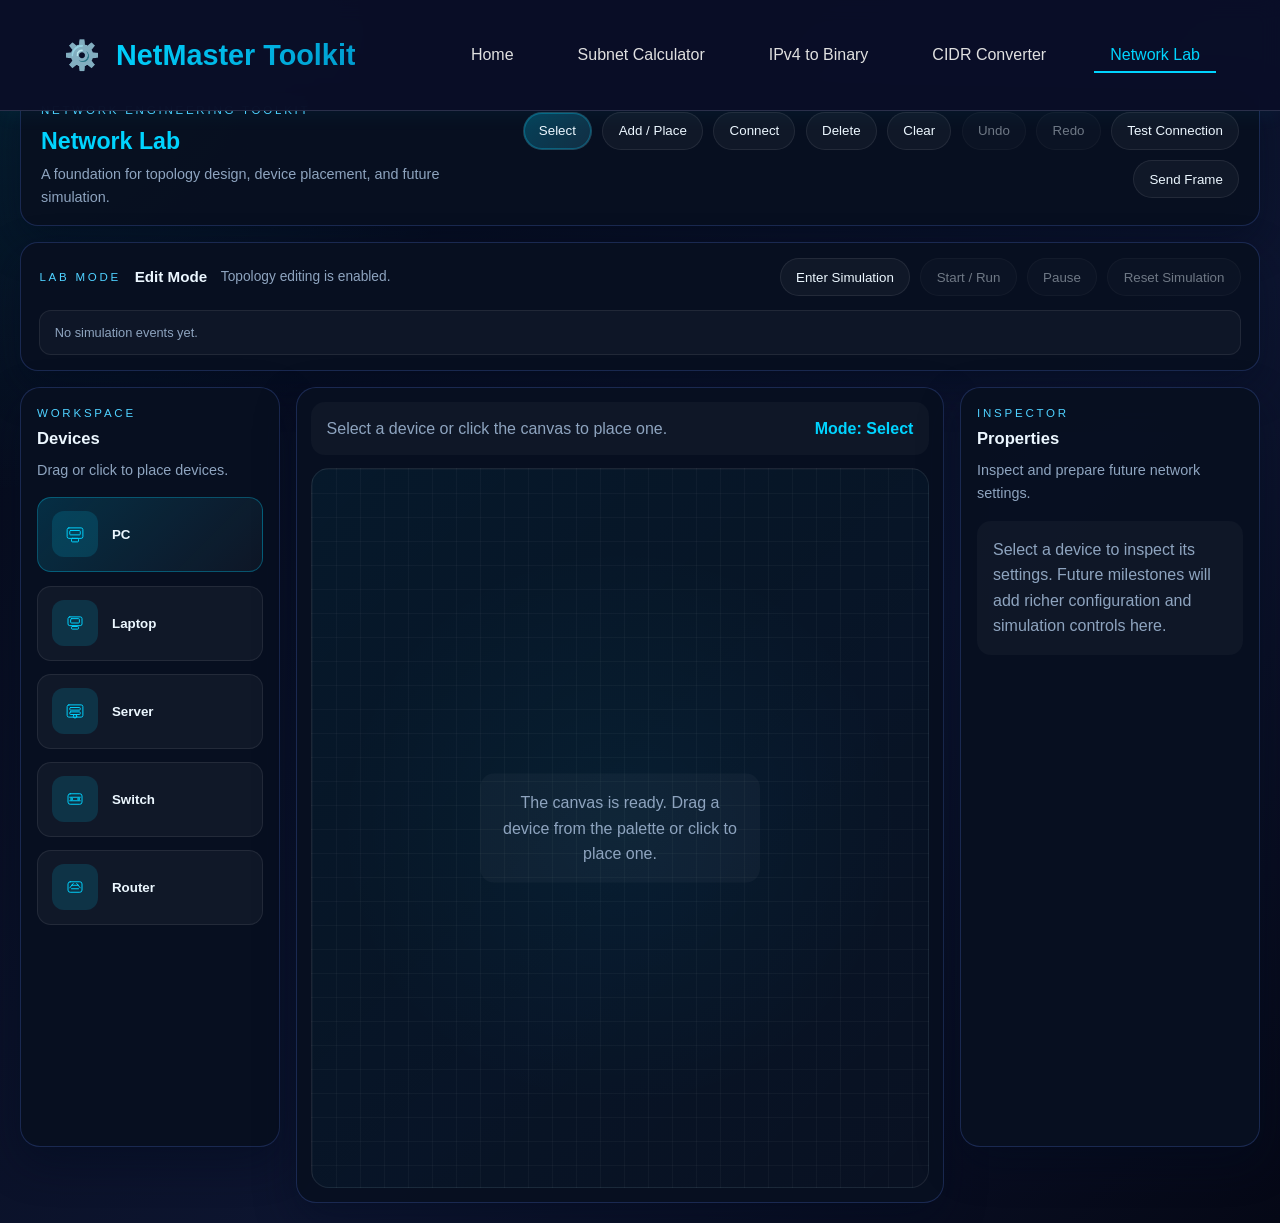
<file: pages/network-lab.html>
<!DOCTYPE html>
<html lang="en">
<head>
    <meta charset="UTF-8">
    <meta name="viewport" content="width=device-width, initial-scale=1.0">
    <title>Network Lab | NE-Toolkit</title>
    <link rel="stylesheet" href="../css/style.css">
    <link rel="stylesheet" href="../css/network-lab.css">
</head>
<body>
    <!-- Navigation Bar -->
    <nav class="navbar">
        <div class="nav-container">
            <a href="../index.html" class="logo">
                <span class="logo-icon">⚙️</span>
                <span class="logo-text">NetMaster Toolkit</span>
            </a>
            <ul class="nav-menu">
                <li class="nav-item"><a href="../index.html" class="nav-link">Home</a></li>
                <li class="nav-item"><a href="subnet.html" class="nav-link">Subnet Calculator</a></li>
                <li class="nav-item"><a href="binary.html" class="nav-link">IPv4 to Binary</a></li>
                <li class="nav-item"><a href="cidr.html" class="nav-link">CIDR Converter</a></li>
                <li class="nav-item"><a href="network-lab.html" class="nav-link active">Network Lab</a></li>
            </ul>
            <div class="hamburger">
                <span></span>
                <span></span>
                <span></span>
            </div>
        </div>
    </nav>

    <div class="network-lab-page">
        <header class="lab-toolbar">
            <div class="lab-toolbar__title">
                <div>
                    <p class="lab-toolbar__eyebrow">Network Engineering Toolkit</p>
                    <h1>Network Lab</h1>
                </div>
                <p class="lab-toolbar__subtitle">A foundation for topology design, device placement, and future simulation.</p>
            </div>

            <div class="lab-toolbar__actions">
                <button class="toolbar-button is-active" data-mode="select" type="button">Select</button>
                <button class="toolbar-button" data-mode="add" type="button">Add / Place</button>
                <button class="toolbar-button" data-mode="connect" type="button">Connect</button>
                <button class="toolbar-button" data-action="delete" type="button">Delete</button>
                <button class="toolbar-button" data-action="clear" type="button">Clear</button>
                <button class="toolbar-button" data-action="undo" type="button">Undo</button>
                <button class="toolbar-button" data-action="redo" type="button">Redo</button>
                <button class="toolbar-button" data-action="testConnection" type="button">Test Connection</button>
                <button class="toolbar-button" data-action="sendFrame" type="button">Send Frame</button>
            </div>
        </header>

        <section class="simulation-controls" id="simulationControls" aria-label="Simulation controls">
            <div class="simulation-controls__summary">
                <span class="simulation-controls__label">Lab Mode</span>
                <strong id="simulationModeIndicator" class="simulation-mode-indicator">Edit Mode</strong>
                <span id="simulationStatus" class="simulation-controls__status">Topology editing is enabled.</span>
            </div>
            <div class="simulation-controls__actions">
                <button id="simulationModeButton" class="toolbar-button" data-action="simulate" type="button">Enter Simulation</button>
                <button class="toolbar-button" data-action="simulationStart" type="button">Start / Run</button>
                <button class="toolbar-button" data-action="simulationPause" type="button">Pause</button>
                <button class="toolbar-button" data-action="simulationReset" type="button">Reset Simulation</button>
            </div>
            <p id="simulationEventLog" class="simulation-event-log" aria-live="polite">No simulation events yet.</p>
        </section>

        <main class="lab-main">
            <aside class="lab-panel lab-panel--left">
                <div class="panel-heading">
                    <div>
                        <p class="panel-heading__eyebrow">Workspace</p>
                        <h2>Devices</h2>
                    </div>
                    <p class="panel-heading__text">Drag or click to place devices.</p>
                </div>

                <div class="device-palette" id="devicePalette">
                    <button class="palette-item is-selected" type="button" draggable="true" data-type="pc">
                        <span class="palette-item__icon" aria-hidden="true">
                            <svg viewBox="0 0 64 64">
                                <rect x="14" y="18" width="36" height="24" rx="4"></rect>
                                <rect x="20" y="24" width="24" height="10" rx="2"></rect>
                                <rect x="24" y="42" width="16" height="8" rx="2"></rect>
                            </svg>
                        </span>
                        <span class="palette-item__label">PC</span>
                    </button>

                    <button class="palette-item" type="button" draggable="true" data-type="laptop">
                        <span class="palette-item__icon" aria-hidden="true">
                            <svg viewBox="0 0 64 64">
                                <rect x="16" y="18" width="32" height="20" rx="4"></rect>
                                <rect x="22" y="22" width="20" height="10" rx="2"></rect>
                                <rect x="24" y="40" width="16" height="6" rx="2"></rect>
                            </svg>
                        </span>
                        <span class="palette-item__label">Laptop</span>
                    </button>

                    <button class="palette-item" type="button" draggable="true" data-type="server">
                        <span class="palette-item__icon" aria-hidden="true">
                            <svg viewBox="0 0 64 64">
                                <rect x="14" y="18" width="36" height="28" rx="4"></rect>
                                <rect x="20" y="24" width="24" height="6" rx="2"></rect>
                                <rect x="20" y="34" width="24" height="6" rx="2"></rect>
                                <circle cx="32" cy="44" r="4"></circle>
                            </svg>
                        </span>
                        <span class="palette-item__label">Server</span>
                    </button>

                    <button class="palette-item" type="button" draggable="true" data-type="switch">
                        <span class="palette-item__icon" aria-hidden="true">
                            <svg viewBox="0 0 64 64">
                                <rect x="16" y="20" width="32" height="24" rx="5"></rect>
                                <line x1="20" y1="28" x2="44" y2="28"></line>
                                <line x1="20" y1="36" x2="44" y2="36"></line>
                                <circle cx="24" cy="32" r="2"></circle>
                                <circle cx="40" cy="32" r="2"></circle>
                            </svg>
                        </span>
                        <span class="palette-item__label">Switch</span>
                    </button>

                    <button class="palette-item" type="button" draggable="true" data-type="router">
                        <span class="palette-item__icon" aria-hidden="true">
                            <svg viewBox="0 0 64 64">
                                <rect x="16" y="20" width="32" height="24" rx="5"></rect>
                                <path d="M24 28h16"></path>
                                <path d="M24 36h16"></path>
                                <path d="M28 24l-8 10"></path>
                                <path d="M36 24l8 10"></path>
                            </svg>
                        </span>
                        <span class="palette-item__label">Router</span>
                    </button>
                </div>
            </aside>

            <section class="lab-canvas-panel">
                <div class="canvas-status-bar">
                    <span id="statusMessage">Select a device or click the canvas to place one.</span>
                    <span id="modeBadge" class="mode-pill">Mode: Select</span>
                </div>

                <div id="networkCanvas" class="network-canvas" tabindex="0">
                    <svg id="connectionLayer" class="connection-layer" aria-hidden="true"></svg>
                    <div id="frameAnimationLayer" class="frame-animation-layer"></div>
                    <div id="deviceLayer" class="device-layer"></div>
                </div>
            </section>

            <aside class="lab-panel lab-panel--right">
                <div class="panel-heading">
                    <div>
                        <p class="panel-heading__eyebrow">Inspector</p>
                        <h2>Properties</h2>
                    </div>
                    <p class="panel-heading__text">Inspect and prepare future network settings.</p>
                </div>

                <div id="propertiesPanel" class="properties-panel"></div>
            </aside>
        </main>
    </div>

    <!-- Device Terminal Modal -->
    <div id="deviceTerminalModal" class="terminal-modal" aria-hidden="true" style="display: none;">
        <div class="terminal-modal__backdrop" id="terminalBackdrop"></div>
        <div class="terminal-window" role="dialog" aria-labelledby="terminalTitle">
            <div class="terminal-header">
                <div class="terminal-header__controls">
                    <button type="button" class="terminal-btn terminal-btn--close" id="terminalCloseBtn" title="Close Terminal (Esc)" aria-label="Close Terminal"></button>
                    <button type="button" class="terminal-btn terminal-btn--clear" id="terminalClearBtn" title="Clear Screen" aria-label="Clear Screen"></button>
                </div>
                <div class="terminal-header__title">
                    <span class="terminal-header__icon" id="terminalDeviceIcon">💻</span>
                    <span id="terminalTitle" class="terminal-header__name">Device Terminal</span>
                    <span id="terminalDeviceTypeBadge" class="terminal-badge">Host CLI</span>
                </div>
                <div class="terminal-header__actions">
                    <button type="button" class="terminal-action-btn" id="terminalClearActionBtn" title="Clear Terminal">Clear</button>
                    <button type="button" class="terminal-action-btn" id="terminalCloseActionBtn" title="Close Terminal">✕</button>
                </div>
            </div>
            <div class="terminal-body" id="terminalBody">
                <div class="terminal-output" id="terminalOutput"></div>
                <div class="terminal-input-row" id="terminalInputRow">
                    <span class="terminal-prompt" id="terminalPrompt">PC0&gt;</span>
                    <input type="text" id="terminalInput" class="terminal-input" autocomplete="off" spellcheck="false" autofocus aria-label="Terminal Command Input">
                </div>
            </div>
            <div class="terminal-footer">
                <span class="terminal-footer__hint">Type <kbd>help</kbd> or <kbd>?</kbd> for commands • <kbd>↑</kbd>/<kbd>↓</kbd> for history • <kbd>Esc</kbd> to exit</span>
            </div>
        </div>
    </div>

    <script src="../js/script.js"></script>
    <script src="../js/network-lab.js"></script>
</body>
</html>
</file>
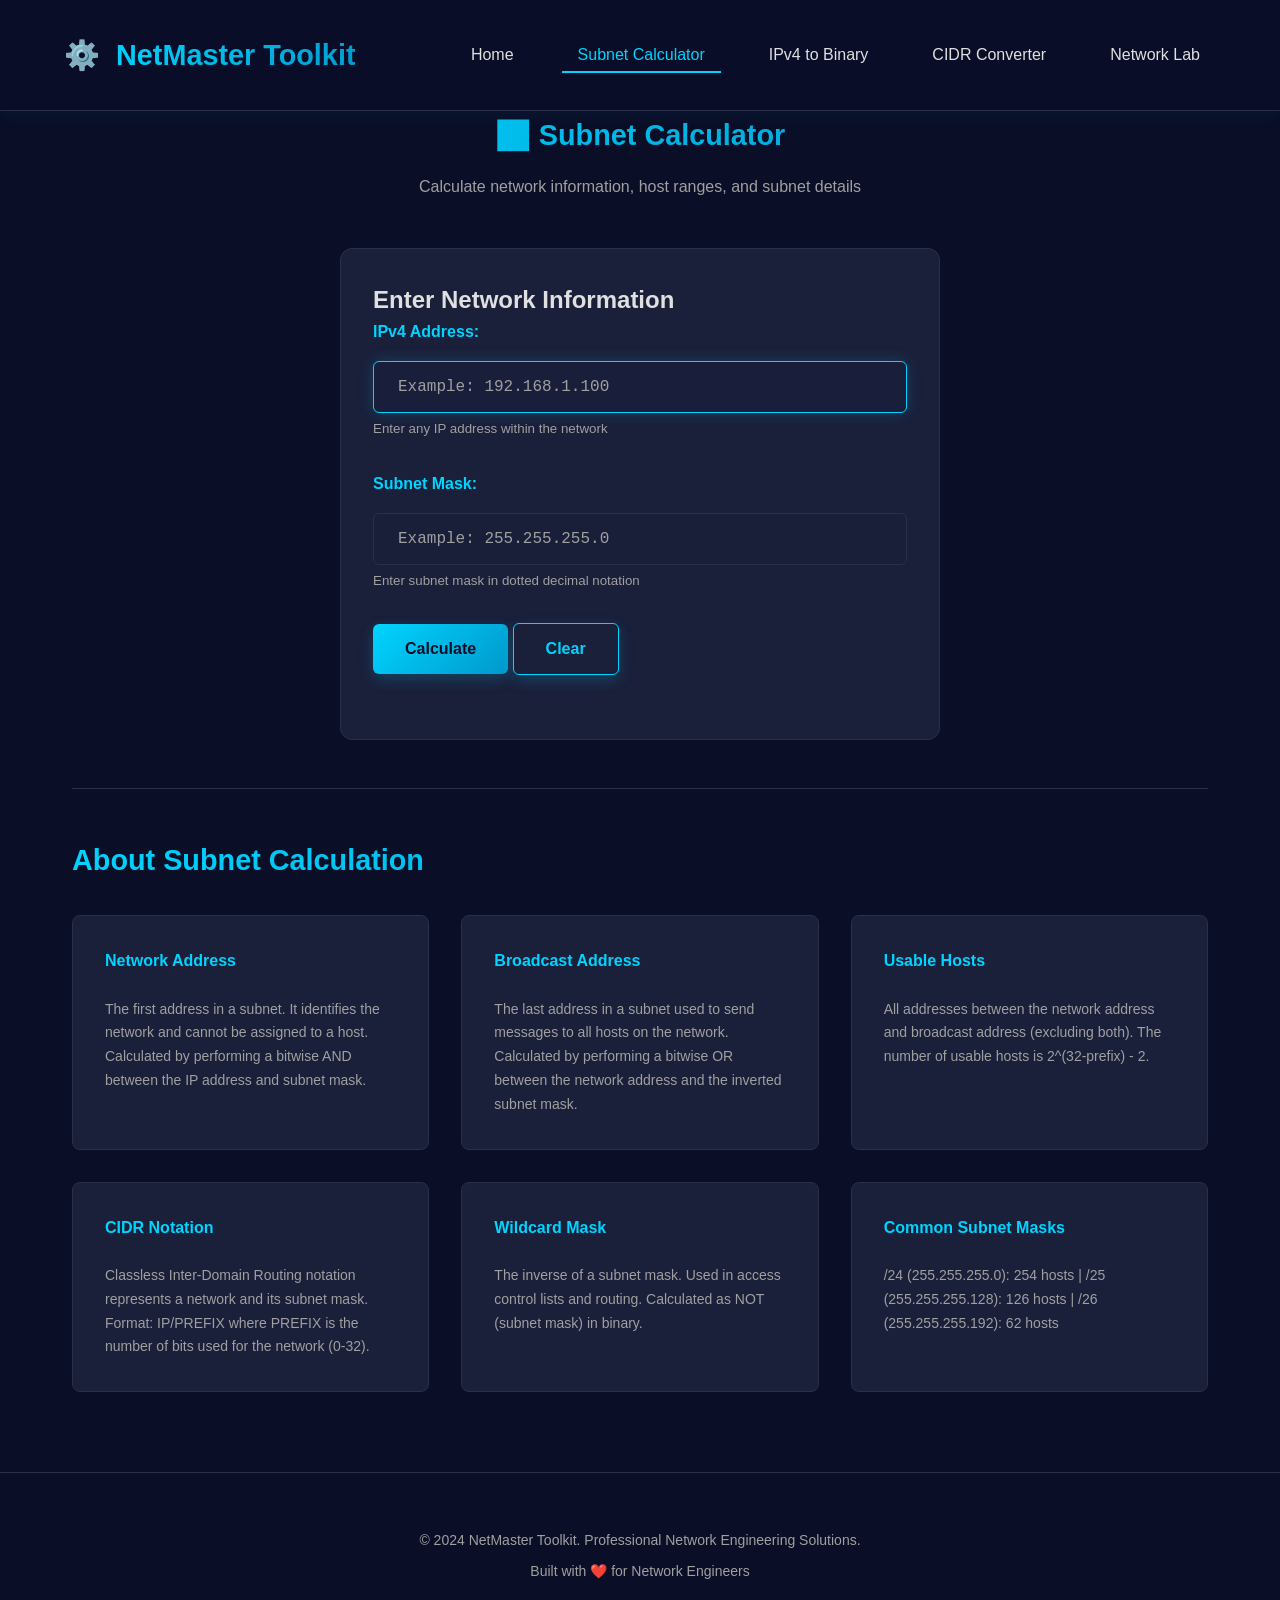
<file: pages/subnet.html>
<!DOCTYPE html>
<html lang="en">
<head>
    <meta charset="UTF-8">
    <meta name="viewport" content="width=device-width, initial-scale=1.0">
    <meta name="description" content="Professional Subnet Calculator Tool">
    <title>Subnet Calculator - NetMaster Toolkit</title>
    <link rel="stylesheet" href="../css/style.css">
</head>
<body>
    <!-- Navigation Bar -->
    <nav class="navbar">
        <div class="nav-container">
            <a href="../index.html" class="logo">
                <span class="logo-icon">⚙️</span>
                <span class="logo-text">NetMaster Toolkit</span>
            </a>
            <ul class="nav-menu">
                <li class="nav-item"><a href="../index.html" class="nav-link">Home</a></li>
                <li class="nav-item"><a href="subnet.html" class="nav-link">Subnet Calculator</a></li>
                <li class="nav-item"><a href="binary.html" class="nav-link">IPv4 to Binary</a></li>
                <li class="nav-item"><a href="cidr.html" class="nav-link">CIDR Converter</a></li>
                <li class="nav-item"><a href="network-lab.html" class="nav-link">Network Lab</a></li>
            </ul>
            <div class="hamburger">
                <span></span>
                <span></span>
                <span></span>
            </div>
        </div>
    </nav>

    <!-- Main Content -->
    <main class="container">
        <!-- Page Header -->
        <div class="page-header">
            <h1>📊 Subnet Calculator</h1>
            <p>Calculate network information, host ranges, and subnet details</p>
        </div>

        <!-- Subnet Calculator Form -->
        <div class="form-container">
            <h2>Enter Network Information</h2>
            
            <div class="form-group">
                <label for="ipInput">IPv4 Address:</label>
                <input 
                    type="text" 
                    id="ipInput" 
                    placeholder="Example: 192.168.1.100"
                    autocomplete="off"
                >
                <small style="color: var(--text-secondary); margin-top: 5px; display: block;">
                    Enter any IP address within the network
                </small>
            </div>

            <div class="form-group">
                <label for="maskInput">Subnet Mask:</label>
                <input 
                    type="text" 
                    id="maskInput" 
                    placeholder="Example: 255.255.255.0"
                    autocomplete="off"
                >
                <small style="color: var(--text-secondary); margin-top: 5px; display: block;">
                    Enter subnet mask in dotted decimal notation
                </small>
            </div>

            <div class="form-group">
                <button class="btn" onclick="calculateSubnetInfo()">Calculate</button>
                <button class="btn btn-secondary" onclick="clearSubnetForm()">Clear</button>
            </div>
        </div>

        <!-- Results Section -->
        <div id="resultContainer" class="result-container">
            <h2>Subnet Information</h2>
            
            <div class="table-wrapper">
                <table>
                    <thead>
                        <tr>
                            <th>Property</th>
                            <th>Value</th>
                        </tr>
                    </thead>
                    <tbody>
                        <tr>
                            <td>Network Address</td>
                            <td><span id="networkAddr">-</span></td>
                        </tr>
                        <tr>
                            <td>Broadcast Address</td>
                            <td><span id="broadcastAddr">-</span></td>
                        </tr>
                        <tr>
                            <td>First Usable Host</td>
                            <td><span id="firstHost">-</span></td>
                        </tr>
                        <tr>
                            <td>Last Usable Host</td>
                            <td><span id="lastHost">-</span></td>
                        </tr>
                        <tr>
                            <td>Total Hosts</td>
                            <td><span id="totalHosts">-</span></td>
                        </tr>
                        <tr>
                            <td>Usable Hosts</td>
                            <td><span id="usableHosts">-</span></td>
                        </tr>
                        <tr>
                            <td>Subnet Mask</td>
                            <td><span id="subnetMask">-</span></td>
                        </tr>
                        <tr>
                            <td>Wildcard Mask</td>
                            <td><span id="wildcardMask">-</span></td>
                        </tr>
                        <tr>
                            <td>CIDR Notation</td>
                            <td><span id="cidrNotation">-</span></td>
                        </tr>
                        <tr>
                            <td>IP Range</td>
                            <td><span id="ipRange">-</span></td>
                        </tr>
                    </tbody>
                </table>
            </div>

            <!-- Subnet Visualization -->
            <div class="subnet-visual">
                <h3>Subnet Breakdown</h3>
                <div class="breakdown">
                    <div class="breakdown-item">
                        <span class="breakdown-label">Network Address</span>
                        <div class="breakdown-bar network"></div>
                        <span class="breakdown-value" id="breakdown-network">-</span>
                    </div>
                    <div class="breakdown-item">
                        <span class="breakdown-label">Usable Hosts</span>
                        <div class="breakdown-bar hosts"></div>
                        <span class="breakdown-value" id="breakdown-hosts">-</span>
                    </div>
                    <div class="breakdown-item">
                        <span class="breakdown-label">Broadcast Address</span>
                        <div class="breakdown-bar broadcast"></div>
                        <span class="breakdown-value" id="breakdown-broadcast">-</span>
                    </div>
                </div>
            </div>
        </div>

        <!-- Information Section -->
        <div class="info-section">
            <h2>About Subnet Calculation</h2>
            <div class="info-grid">
                <div class="info-card">
                    <h3>Network Address</h3>
                    <p>The first address in a subnet. It identifies the network and cannot be assigned to a host. Calculated by performing a bitwise AND between the IP address and subnet mask.</p>
                </div>
                <div class="info-card">
                    <h3>Broadcast Address</h3>
                    <p>The last address in a subnet used to send messages to all hosts on the network. Calculated by performing a bitwise OR between the network address and the inverted subnet mask.</p>
                </div>
                <div class="info-card">
                    <h3>Usable Hosts</h3>
                    <p>All addresses between the network address and broadcast address (excluding both). The number of usable hosts is 2^(32-prefix) - 2.</p>
                </div>
                <div class="info-card">
                    <h3>CIDR Notation</h3>
                    <p>Classless Inter-Domain Routing notation represents a network and its subnet mask. Format: IP/PREFIX where PREFIX is the number of bits used for the network (0-32).</p>
                </div>
                <div class="info-card">
                    <h3>Wildcard Mask</h3>
                    <p>The inverse of a subnet mask. Used in access control lists and routing. Calculated as NOT (subnet mask) in binary.</p>
                </div>
                <div class="info-card">
                    <h3>Common Subnet Masks</h3>
                    <p>/24 (255.255.255.0): 254 hosts | /25 (255.255.255.128): 126 hosts | /26 (255.255.255.192): 62 hosts</p>
                </div>
            </div>
        </div>
    </main>

    <!-- Footer -->
    <footer class="footer">
        <div class="footer-content">
            <p>&copy; 2024 NetMaster Toolkit. Professional Network Engineering Solutions.</p>
            <p>Built with ❤️ for Network Engineers</p>
        </div>
    </footer>

    <!-- Scripts -->
    <script src="../js/script.js"></script>
    <script>
        /* =====================================================
           Subnet Calculator - Tool Specific JavaScript
           ===================================================== */

        /**
         * Calculate and display subnet information
         * Main calculation function triggered by user input
         */
        function calculateSubnetInfo() {
            // Get input values
            const ip = document.getElementById('ipInput').value.trim();
            const mask = document.getElementById('maskInput').value.trim();

            // Clear previous alerts
            const formContainer = document.querySelector('.form-container');
            NetMasterUtils.clearAlerts(formContainer);

            // Validate inputs
            if (!ip) {
                NetMasterUtils.showAlert(
                    'Please enter an IPv4 address',
                    'error',
                    formContainer
                );
                return;
            }

            if (!mask) {
                NetMasterUtils.showAlert(
                    'Please enter a subnet mask',
                    'error',
                    formContainer
                );
                return;
            }

            // Validate IP format
            if (!NetMasterUtils.isValidIPv4(ip)) {
                NetMasterUtils.showAlert(
                    'Invalid IPv4 address format. Use format: 192.168.1.1',
                    'error',
                    formContainer
                );
                return;
            }

            // Validate subnet mask format
            if (!NetMasterUtils.isValidSubnetMask(mask)) {
                NetMasterUtils.showAlert(
                    'Invalid subnet mask format. Use format: 255.255.255.0',
                    'error',
                    formContainer
                );
                return;
            }

            // Calculate subnet information
            const subnetInfo = NetMasterUtils.calculateSubnet(ip, mask);

            if (!subnetInfo) {
                NetMasterUtils.showAlert(
                    'Error calculating subnet. Please check your inputs.',
                    'error',
                    formContainer
                );
                return;
            }

            // Display results
            displaySubnetResults(subnetInfo);

            // Show success message
            NetMasterUtils.showAlert(
                'Subnet calculated successfully!',
                'success',
                formContainer,
                3000
            );
        }

        /**
         * Display calculated subnet results in the UI
         * @param {object} subnetInfo - Subnet calculation results
         */
        function displaySubnetResults(subnetInfo) {
            const resultContainer = document.getElementById('resultContainer');

            // Populate table values
            document.getElementById('networkAddr').textContent = subnetInfo.networkAddress;
            document.getElementById('broadcastAddr').textContent = subnetInfo.broadcastAddress;
            document.getElementById('firstHost').textContent = subnetInfo.firstHost;
            document.getElementById('lastHost').textContent = subnetInfo.lastHost;
            document.getElementById('totalHosts').textContent = NetMasterUtils.formatNumber(
                subnetInfo.hostCount + 2
            );
            document.getElementById('usableHosts').textContent = NetMasterUtils.formatNumber(
                subnetInfo.hostCount
            );
            document.getElementById('subnetMask').textContent = subnetInfo.mask;
            document.getElementById('wildcardMask').textContent = subnetInfo.wildcardMask;
            document.getElementById('cidrNotation').textContent = 
                `${subnetInfo.networkAddress}/${subnetInfo.cidr}`;
            document.getElementById('ipRange').textContent = 
                `${subnetInfo.firstHost} - ${subnetInfo.lastHost}`;

            // Update breakdown visualization
            document.getElementById('breakdown-network').textContent = subnetInfo.networkAddress;
            document.getElementById('breakdown-hosts').textContent = 
                `${subnetInfo.firstHost} to ${subnetInfo.lastHost}`;
            document.getElementById('breakdown-broadcast').textContent = subnetInfo.broadcastAddress;

            // Show result container with animation
            resultContainer.classList.add('show');

            // Scroll to results
            setTimeout(() => {
                resultContainer.scrollIntoView({ behavior: 'smooth', block: 'start' });
            }, 100);
        }

        /**
         * Clear calculator form and results
         * Resets all inputs and hides results
         */
        function clearSubnetForm() {
            document.getElementById('ipInput').value = '';
            document.getElementById('maskInput').value = '';
            document.getElementById('resultContainer').classList.remove('show');
            NetMasterUtils.clearAlerts(document.querySelector('.form-container'));
            document.getElementById('ipInput').focus();
        }

        // Focus on IP input when page loads
        document.addEventListener('DOMContentLoaded', () => {
            document.getElementById('ipInput').focus();
            
            // Allow Enter key to calculate
            document.getElementById('maskInput').addEventListener('keypress', (e) => {
                if (e.key === 'Enter') {
                    calculateSubnetInfo();
                }
            });

            document.getElementById('ipInput').addEventListener('keypress', (e) => {
                if (e.key === 'Enter') {
                    document.getElementById('maskInput').focus();
                }
            });
        });
    </script>

    <!-- Additional Styles for Subnet Calculator -->
    <style>
        .page-header {
            text-align: center;
            margin-bottom: var(--spacing-xl);
            animation: slideDown 0.6s ease;
        }

        .page-header h1 {
            font-size: var(--font-size-lg);
            background: linear-gradient(135deg, var(--primary-color), var(--secondary-color));
            -webkit-background-clip: text;
            -webkit-text-fill-color: transparent;
            background-clip: text;
            margin-bottom: var(--spacing-sm);
        }

        .page-header p {
            color: var(--text-secondary);
            font-size: var(--font-size-sm);
        }

        .subnet-visual {
            margin-top: var(--spacing-lg);
            padding: var(--spacing-lg);
            background: rgba(0, 212, 255, 0.05);
            border: 1px solid var(--border-color);
            border-radius: 8px;
        }

        .subnet-visual h3 {
            color: var(--primary-color);
            margin-bottom: var(--spacing-lg);
            font-size: var(--font-size-md);
        }

        .breakdown {
            display: flex;
            flex-direction: column;
            gap: var(--spacing-lg);
        }

        .breakdown-item {
            display: flex;
            flex-direction: column;
            gap: var(--spacing-sm);
        }

        .breakdown-label {
            color: var(--text-secondary);
            font-weight: 600;
            font-size: var(--font-size-xs);
        }

        .breakdown-bar {
            height: 40px;
            border-radius: 6px;
            border: 1px solid var(--border-color);
            display: flex;
            align-items: center;
            justify-content: center;
            font-weight: 700;
            font-size: var(--font-size-xs);
        }

        .breakdown-bar.network {
            background: linear-gradient(90deg, rgba(255, 107, 107, 0.3), transparent);
            color: #ff9999;
        }

        .breakdown-bar.hosts {
            background: linear-gradient(90deg, rgba(81, 207, 102, 0.3), transparent);
            color: #81df96;
        }

        .breakdown-bar.broadcast {
            background: linear-gradient(90deg, rgba(0, 212, 255, 0.3), transparent);
            color: var(--primary-color);
        }

        .breakdown-value {
            color: var(--text-primary);
            font-family: 'Courier New', monospace;
            font-size: var(--font-size-sm);
        }

        .info-section {
            margin-top: var(--spacing-xl);
            padding-top: var(--spacing-xl);
            border-top: 1px solid var(--border-color);
        }

        .info-section h2 {
            font-size: var(--font-size-lg);
            margin-bottom: var(--spacing-lg);
            background: linear-gradient(135deg, var(--primary-color), var(--secondary-color));
            -webkit-background-clip: text;
            -webkit-text-fill-color: transparent;
            background-clip: text;
        }

        .info-grid {
            display: grid;
            grid-template-columns: repeat(auto-fit, minmax(300px, 1fr));
            gap: var(--spacing-lg);
        }

        .info-card {
            background: var(--card-bg);
            border: 1px solid var(--border-color);
            border-radius: 8px;
            padding: var(--spacing-lg);
            transition: var(--transition);
        }

        .info-card:hover {
            border-color: var(--primary-color);
            transform: translateY(-4px);
        }

        .info-card h3 {
            color: var(--primary-color);
            margin-bottom: var(--spacing-md);
            font-size: var(--font-size-sm);
        }

        .info-card p {
            color: var(--text-secondary);
            font-size: var(--font-size-xs);
            line-height: 1.7;
        }

        @media (max-width: 768px) {
            .page-header h1 {
                font-size: 1.5rem;
            }

            .info-grid {
                grid-template-columns: 1fr;
            }

            .breakdown-bar {
                height: 35px;
                font-size: 0.75rem;
            }
        }
    </style>
</body>
</html>
</file>
<file: css/style.css>
/* =====================================================
   NetMaster Toolkit - Professional CSS Stylesheet
   Modern Dark Theme with Responsive Design
   ===================================================== */

/* ============ ROOT & CSS VARIABLES ============ */
:root {
    /* Color Palette */
    --primary-color: #00d4ff;
    --secondary-color: #0099cc;
    --accent-color: #ff6b6b;
    --dark-bg: #0a0e27;
    --card-bg: #1a1f3a;
    --text-primary: #e0e0e0;
    --text-secondary: #a0a0a0;
    --border-color: #2a2f4a;
    --success-color: #51cf66;
    --warning-color: #ffd93d;
    --error-color: #ff6b6b;
    --shadow: 0 10px 40px rgba(0, 212, 255, 0.1);
    
    /* Typography */
    --font-primary: 'Segoe UI', Tahoma, Geneva, Verdana, sans-serif;
    --font-size-xl: 3rem;
    --font-size-lg: 1.8rem;
    --font-size-md: 1.2rem;
    --font-size-sm: 1rem;
    --font-size-xs: 0.875rem;
    
    /* Spacing */
    --spacing-xs: 0.5rem;
    --spacing-sm: 1rem;
    --spacing-md: 1.5rem;
    --spacing-lg: 2rem;
    --spacing-xl: 3rem;
    
    /* Transitions */
    --transition: all 0.3s ease;
}

/* ============ GLOBAL STYLES ============ */
* {
    margin: 0;
    padding: 0;
    box-sizing: border-box;
}

html {
    scroll-behavior: smooth;
}

body {
    font-family: var(--font-primary);
    background-color: var(--dark-bg);
    color: var(--text-primary);
    line-height: 1.6;
    overflow-x: hidden;
}

/* ============ NAVIGATION BAR ============ */
.navbar {
    position: fixed;
    top: 0;
    width: 100%;
    background: rgba(10, 14, 39, 0.95);
    backdrop-filter: blur(10px);
    border-bottom: 1px solid var(--border-color);
    z-index: 1000;
    box-shadow: 0 4px 20px rgba(0, 212, 255, 0.05);
    transition: var(--transition);
}

.nav-container {
    display: flex;
    justify-content: space-between;
    align-items: center;
    max-width: 1200px;
    margin: 0 auto;
    padding: var(--spacing-lg) var(--spacing-md);
}

.logo {
    display: flex;
    align-items: center;
    gap: var(--spacing-sm);
    font-size: var(--font-size-lg);
    font-weight: 700;
    color: var(--primary-color);
    text-decoration: none;
    transition: var(--transition);
}

.logo:hover {
    transform: scale(1.05);
    text-shadow: 0 0 20px var(--primary-color);
}

.logo-icon {
    font-size: 1.8rem;
    animation: spin 3s linear infinite;
}

.logo-text {
    background: linear-gradient(135deg, var(--primary-color), var(--secondary-color));
    -webkit-background-clip: text;
    -webkit-text-fill-color: transparent;
    background-clip: text;
}

/* Logo spin animation */
@keyframes spin {
    from { transform: rotate(0deg); }
    to { transform: rotate(360deg); }
}

.nav-menu {
    display: flex;
    list-style: none;
    gap: var(--spacing-lg);
    align-items: center;
}

.nav-link {
    color: var(--text-primary);
    text-decoration: none;
    font-size: var(--font-size-sm);
    font-weight: 500;
    padding: var(--spacing-xs) var(--spacing-sm);
    border-bottom: 2px solid transparent;
    transition: var(--transition);
    position: relative;
}

.nav-link::after {
    content: '';
    position: absolute;
    bottom: -2px;
    left: 0;
    width: 0;
    height: 2px;
    background: var(--primary-color);
    transition: width 0.3s ease;
}

.nav-link:hover::after,
.nav-link.active::after {
    width: 100%;
}

.nav-link.active {
    color: var(--primary-color);
}

/* Hamburger Menu */
.hamburger {
    display: none;
    flex-direction: column;
    cursor: pointer;
    gap: 6px;
}

.hamburger span {
    width: 25px;
    height: 3px;
    background: var(--primary-color);
    border-radius: 3px;
    transition: var(--transition);
}

.hamburger.active span:nth-child(1) {
    transform: rotate(45deg) translate(10px, 10px);
}

.hamburger.active span:nth-child(2) {
    opacity: 0;
}

.hamburger.active span:nth-child(3) {
    transform: rotate(-45deg) translate(7px, -7px);
}

/* ============ MAIN CONTAINER ============ */
.container {
    max-width: 1200px;
    margin: 0 auto;
    padding: var(--spacing-lg);
    margin-top: 80px;
}

/* ============ HERO SECTION ============ */
.hero {
    display: grid;
    grid-template-columns: 1fr 1fr;
    gap: var(--spacing-xl);
    align-items: center;
    margin-bottom: var(--spacing-xl);
    animation: fadeInUp 0.8s ease;
}

.hero-content h1 {
    font-size: var(--font-size-xl);
    margin-bottom: var(--spacing-md);
    background: linear-gradient(135deg, var(--primary-color), var(--secondary-color));
    -webkit-background-clip: text;
    -webkit-text-fill-color: transparent;
    background-clip: text;
    line-height: 1.2;
}

.hero-subtitle {
    font-size: var(--font-size-lg);
    color: var(--primary-color);
    margin-bottom: var(--spacing-md);
    font-weight: 600;
}

.hero-description {
    font-size: var(--font-size-sm);
    color: var(--text-secondary);
    margin-bottom: var(--spacing-lg);
    line-height: 1.8;
}

.cta-button {
    display: inline-block;
    padding: var(--spacing-md) var(--spacing-lg);
    background: linear-gradient(135deg, var(--primary-color), var(--secondary-color));
    color: var(--dark-bg);
    text-decoration: none;
    border-radius: 8px;
    font-weight: 700;
    font-size: var(--font-size-sm);
    transition: var(--transition);
    box-shadow: 0 10px 30px rgba(0, 212, 255, 0.3);
    cursor: pointer;
    border: none;
}

.cta-button:hover {
    transform: translateY(-3px);
    box-shadow: 0 15px 40px rgba(0, 212, 255, 0.5);
}

.hero-image {
    display: flex;
    justify-content: center;
    align-items: center;
    perspective: 1000px;
}

.network-icon {
    font-size: 15rem;
    animation: float 3s ease-in-out infinite;
}

@keyframes float {
    0%, 100% { transform: translateY(0px); }
    50% { transform: translateY(-20px); }
}

@keyframes fadeInUp {
    from {
        opacity: 0;
        transform: translateY(30px);
    }
    to {
        opacity: 1;
        transform: translateY(0);
    }
}

/* ============ TOOLS SECTION ============ */
.tools-section {
    margin-bottom: var(--spacing-xl);
}

.tools-section h2,
.features-section h2 {
    font-size: var(--font-size-lg);
    margin-bottom: var(--spacing-lg);
    text-align: center;
    background: linear-gradient(135deg, var(--primary-color), var(--secondary-color));
    -webkit-background-clip: text;
    -webkit-text-fill-color: transparent;
    background-clip: text;
}

.tools-grid {
    display: grid;
    grid-template-columns: repeat(auto-fit, minmax(300px, 1fr));
    gap: var(--spacing-lg);
    margin-bottom: var(--spacing-xl);
}

.tool-card {
    background: var(--card-bg);
    border: 1px solid var(--border-color);
    border-radius: 12px;
    padding: var(--spacing-lg);
    transition: var(--transition);
    cursor: pointer;
    position: relative;
    overflow: hidden;
    animation: slideIn 0.6s ease forwards;
}

.tool-card:nth-child(1) { animation-delay: 0.1s; }
.tool-card:nth-child(2) { animation-delay: 0.2s; }
.tool-card:nth-child(3) { animation-delay: 0.3s; }

@keyframes slideIn {
    from {
        opacity: 0;
        transform: translateY(20px);
    }
    to {
        opacity: 1;
        transform: translateY(0);
    }
}

.tool-card::before {
    content: '';
    position: absolute;
    top: 0;
    left: 0;
    width: 100%;
    height: 100%;
    background: linear-gradient(135deg, rgba(0, 212, 255, 0.1), transparent);
    opacity: 0;
    transition: opacity 0.3s ease;
    pointer-events: none;
}

.tool-card:hover::before {
    opacity: 1;
}

.tool-card:hover {
    border-color: var(--primary-color);
    transform: translateY(-8px);
    box-shadow: 0 20px 40px rgba(0, 212, 255, 0.2);
}

.card-icon {
    font-size: 3rem;
    margin-bottom: var(--spacing-md);
    display: inline-block;
}

.tool-card h3 {
    font-size: var(--font-size-md);
    margin-bottom: var(--spacing-md);
    color: var(--primary-color);
}

.tool-card p {
    color: var(--text-secondary);
    margin-bottom: var(--spacing-md);
    font-size: var(--font-size-xs);
    line-height: 1.8;
}

.features-list {
    list-style: none;
    margin-bottom: var(--spacing-lg);
}

.features-list li {
    padding: var(--spacing-xs) 0;
    color: var(--text-secondary);
    font-size: var(--font-size-xs);
}

.tool-button {
    display: inline-block;
    padding: var(--spacing-sm) var(--spacing-lg);
    background: linear-gradient(135deg, var(--primary-color), var(--secondary-color));
    color: var(--dark-bg);
    text-decoration: none;
    border-radius: 6px;
    font-weight: 600;
    font-size: var(--font-size-xs);
    transition: var(--transition);
    box-shadow: 0 5px 15px rgba(0, 212, 255, 0.2);
    cursor: pointer;
    border: none;
}

.tool-button:hover {
    transform: scale(1.05);
    box-shadow: 0 8px 25px rgba(0, 212, 255, 0.4);
}

/* ============ FEATURES SECTION ============ */
.features-section {
    margin-bottom: var(--spacing-xl);
    padding: var(--spacing-xl) 0;
}

.features-grid {
    display: grid;
    grid-template-columns: repeat(auto-fit, minmax(280px, 1fr));
    gap: var(--spacing-lg);
}

.feature {
    background: var(--card-bg);
    padding: var(--spacing-lg);
    border-radius: 10px;
    border: 1px solid var(--border-color);
    text-align: center;
    transition: var(--transition);
    animation: slideIn 0.6s ease forwards;
}

.feature:nth-child(1) { animation-delay: 0.1s; }
.feature:nth-child(2) { animation-delay: 0.2s; }
.feature:nth-child(3) { animation-delay: 0.3s; }
.feature:nth-child(4) { animation-delay: 0.4s; }
.feature:nth-child(5) { animation-delay: 0.5s; }
.feature:nth-child(6) { animation-delay: 0.6s; }

.feature:hover {
    border-color: var(--primary-color);
    transform: translateY(-8px);
    box-shadow: 0 15px 35px rgba(0, 212, 255, 0.15);
}

.feature-icon {
    font-size: 2.5rem;
    margin-bottom: var(--spacing-md);
    display: inline-block;
}

.feature h3 {
    font-size: var(--font-size-md);
    margin-bottom: var(--spacing-md);
    color: var(--primary-color);
}

.feature p {
    color: var(--text-secondary);
    font-size: var(--font-size-xs);
    line-height: 1.6;
}

/* ============ STATS SECTION ============ */
.stats-section {
    display: grid;
    grid-template-columns: repeat(auto-fit, minmax(200px, 1fr));
    gap: var(--spacing-lg);
    margin: var(--spacing-xl) 0;
    padding: var(--spacing-xl) 0;
    border-top: 1px solid var(--border-color);
    border-bottom: 1px solid var(--border-color);
}

.stat-card {
    background: var(--card-bg);
    padding: var(--spacing-lg);
    border-radius: 10px;
    border: 1px solid var(--border-color);
    text-align: center;
    transition: var(--transition);
}

.stat-card:hover {
    border-color: var(--primary-color);
    transform: translateY(-5px);
}

.stat-number {
    font-size: 2.5rem;
    font-weight: 700;
    color: var(--primary-color);
    margin-bottom: var(--spacing-sm);
}

.stat-label {
    color: var(--text-secondary);
    font-size: var(--font-size-xs);
}

/* ============ FOOTER ============ */
.footer {
    background: rgba(10, 14, 39, 0.8);
    border-top: 1px solid var(--border-color);
    padding: var(--spacing-xl) var(--spacing-lg);
    margin-top: var(--spacing-xl);
    text-align: center;
}

.footer-content p {
    color: var(--text-secondary);
    font-size: var(--font-size-xs);
    margin: var(--spacing-xs) 0;
}

/* ============ FORM STYLES ============ */
.form-container {
    background: var(--card-bg);
    border: 1px solid var(--border-color);
    border-radius: 12px;
    padding: var(--spacing-lg);
    max-width: 600px;
    margin: var(--spacing-xl) auto;
    animation: slideIn 0.6s ease;
}

.form-group {
    margin-bottom: var(--spacing-lg);
}

label {
    display: block;
    margin-bottom: var(--spacing-sm);
    color: var(--primary-color);
    font-weight: 600;
    font-size: var(--font-size-sm);
}

input[type="text"],
input[type="number"],
select,
textarea {
    width: 100%;
    padding: var(--spacing-sm) var(--spacing-md);
    background: rgba(26, 31, 58, 0.6);
    border: 1px solid var(--border-color);
    border-radius: 6px;
    color: var(--text-primary);
    font-size: var(--font-size-sm);
    font-family: 'Courier New', monospace;
    transition: var(--transition);
}

input[type="text"]:focus,
input[type="number"]:focus,
select:focus,
textarea:focus {
    outline: none;
    border-color: var(--primary-color);
    box-shadow: 0 0 15px rgba(0, 212, 255, 0.2);
    background: rgba(26, 31, 58, 0.8);
}

input::placeholder {
    color: var(--text-secondary);
}

/* ============ BUTTON STYLES ============ */
.btn {
    padding: var(--spacing-sm) var(--spacing-lg);
    background: linear-gradient(135deg, var(--primary-color), var(--secondary-color));
    color: var(--dark-bg);
    border: none;
    border-radius: 6px;
    font-weight: 700;
    font-size: var(--font-size-sm);
    cursor: pointer;
    transition: var(--transition);
    box-shadow: 0 5px 15px rgba(0, 212, 255, 0.2);
}

.btn:hover {
    transform: translateY(-2px);
    box-shadow: 0 8px 25px rgba(0, 212, 255, 0.4);
}

.btn:active {
    transform: translateY(0);
}

.btn-secondary {
    background: var(--card-bg);
    color: var(--primary-color);
    border: 1px solid var(--primary-color);
}

.btn-secondary:hover {
    background: var(--primary-color);
    color: var(--dark-bg);
}

/* ============ RESULT STYLES ============ */
.result-container {
    background: var(--card-bg);
    border: 1px solid var(--border-color);
    border-radius: 8px;
    padding: var(--spacing-lg);
    margin-top: var(--spacing-lg);
    display: none;
    animation: slideDown 0.4s ease;
}

.result-container.show {
    display: block;
}

@keyframes slideDown {
    from {
        opacity: 0;
        transform: translateY(-10px);
    }
    to {
        opacity: 1;
        transform: translateY(0);
    }
}

.result-item {
    margin-bottom: var(--spacing-md);
    padding-bottom: var(--spacing-md);
    border-bottom: 1px solid var(--border-color);
}

.result-item:last-child {
    border-bottom: none;
    margin-bottom: 0;
    padding-bottom: 0;
}

.result-label {
    color: var(--primary-color);
    font-weight: 600;
    font-size: var(--font-size-xs);
    margin-bottom: var(--spacing-xs);
    display: block;
}

.result-value {
    color: var(--text-primary);
    font-size: var(--font-size-md);
    font-family: 'Courier New', monospace;
    word-break: break-all;
}

/* ============ ERROR & SUCCESS STYLES ============ */
.alert {
    padding: var(--spacing-md);
    border-radius: 6px;
    margin-bottom: var(--spacing-lg);
    display: none;
    animation: slideDown 0.3s ease;
}

.alert.show {
    display: block;
}

.alert-error {
    background: rgba(255, 107, 107, 0.1);
    border: 1px solid var(--error-color);
    color: #ff9999;
}

.alert-success {
    background: rgba(81, 207, 102, 0.1);
    border: 1px solid var(--success-color);
    color: #81df96;
}

.alert-warning {
    background: rgba(255, 217, 61, 0.1);
    border: 1px solid var(--warning-color);
    color: #ffe680;
}

/* ============ TABLE STYLES ============ */
.table-wrapper {
    overflow-x: auto;
    margin: var(--spacing-lg) 0;
}

table {
    width: 100%;
    border-collapse: collapse;
}

th,
td {
    padding: var(--spacing-md);
    text-align: left;
    border-bottom: 1px solid var(--border-color);
}

th {
    background: rgba(0, 212, 255, 0.05);
    color: var(--primary-color);
    font-weight: 700;
    font-size: var(--font-size-xs);
}

tr:hover {
    background: rgba(0, 212, 255, 0.05);
}

td {
    color: var(--text-secondary);
    font-size: var(--font-size-xs);
}

/* ============ RESPONSIVE DESIGN ============ */
@media (max-width: 768px) {
    :root {
        --font-size-xl: 2rem;
        --font-size-lg: 1.4rem;
        --spacing-lg: 1.5rem;
        --spacing-xl: 2rem;
    }

    /* Navigation */
    .nav-menu {
        display: none;
        position: absolute;
        top: 70px;
        left: 0;
        right: 0;
        background: var(--dark-bg);
        flex-direction: column;
        width: 100%;
        text-align: center;
        gap: 0;
        border-bottom: 1px solid var(--border-color);
    }

    .nav-menu.active {
        display: flex;
    }

    .nav-item {
        padding: var(--spacing-md) 0;
        border-bottom: 1px solid var(--border-color);
    }

    .hamburger {
        display: flex;
    }

    /* Hero Section */
    .hero {
        grid-template-columns: 1fr;
        text-align: center;
    }

    .hero-image {
        order: -1;
    }

    .network-icon {
        font-size: 8rem;
    }

    /* Hero Title */
    .hero h1 {
        font-size: 2rem;
    }

    /* Container */
    .container {
        padding: var(--spacing-md);
        margin-top: 70px;
    }

    /* Tools Grid */
    .tools-grid {
        grid-template-columns: 1fr;
    }

    /* Form */
    .form-container {
        margin: var(--spacing-lg) 0;
    }

    /* Stats */
    .stats-section {
        grid-template-columns: 1fr;
    }

    /* Table */
    table {
        font-size: 0.75rem;
    }

    th,
    td {
        padding: var(--spacing-sm);
    }
}

@media (max-width: 480px) {
    :root {
        --font-size-xl: 1.5rem;
        --font-size-lg: 1.1rem;
        --font-size-md: 1rem;
        --spacing-lg: 1rem;
        --spacing-xl: 1.5rem;
    }

    .logo {
        font-size: var(--font-size-md);
    }

    .logo-icon {
        font-size: 1.2rem;
    }

    .nav-container {
        padding: var(--spacing-sm);
    }

    .hero-subtitle {
        font-size: var(--font-size-md);
    }

    .cta-button {
        width: 100%;
        text-align: center;
    }

    .network-icon {
        font-size: 5rem;
    }

    .feature {
        text-align: center;
    }

    .result-value {
        font-size: var(--font-size-sm);
    }
}

/* ============ UTILITIES ============ */
.text-center {
    text-align: center;
}

.mt-lg {
    margin-top: var(--spacing-lg);
}

.mb-lg {
    margin-bottom: var(--spacing-lg);
}

.hidden {
    display: none;
}

.visible {
    display: block;
}

/* Copy to clipboard animation */
.copy-btn {
    background: none;
    border: none;
    color: var(--primary-color);
    cursor: pointer;
    font-size: var(--font-size-xs);
    padding: var(--spacing-xs) var(--spacing-sm);
    transition: var(--transition);
    margin-left: var(--spacing-sm);
}

.copy-btn:hover {
    color: var(--secondary-color);
    transform: scale(1.1);
}
</file>
<file: css/network-lab.css>
:root {
    --lab-surface: rgba(8, 16, 33, 0.96);
    --lab-surface-2: rgba(20, 28, 52, 0.95);
    --lab-border: rgba(96, 132, 255, 0.22);
    --lab-accent: #00d4ff;
    --lab-accent-2: #4fd1ff;
    --lab-text: #ecf7ff;
    --lab-muted: #8ea4bf;
    --lab-success: #51cf66;
    --lab-warning: #ffd166;
    --lab-shadow: 0 16px 40px rgba(2, 10, 30, 0.45);
}

* {
    box-sizing: border-box;
}

body {
    background:
        radial-gradient(circle at top left, rgba(0, 212, 255, 0.12), transparent 28%),
        linear-gradient(135deg, #040917, #0d1530 62%, #050816);
    color: var(--lab-text);
}

.network-lab-page {
    min-height: 100vh;
    padding: 1.25rem;
    padding-top: 84px;
}

.lab-toolbar {
    display: flex;
    justify-content: space-between;
    align-items: center;
    gap: 1rem;
    padding: 1rem 1.25rem;
    margin-bottom: 1rem;
    border: 1px solid var(--lab-border);
    border-radius: 18px;
    background: var(--lab-surface);
    box-shadow: var(--lab-shadow);
}

.lab-toolbar__title h1 {
    font-size: 1.45rem;
    margin: 0;
    color: var(--lab-accent);
}

.lab-toolbar__eyebrow,
.panel-heading__eyebrow {
    font-size: 0.72rem;
    letter-spacing: 0.24em;
    text-transform: uppercase;
    color: var(--lab-accent-2);
    margin-bottom: 0.2rem;
}

.lab-toolbar__subtitle,
.panel-heading__text {
    color: var(--lab-muted);
    font-size: 0.9rem;
    margin-top: 0.2rem;
}

.lab-toolbar__actions {
    display: flex;
    flex-wrap: wrap;
    justify-content: flex-end;
    gap: 0.65rem;
}

.toolbar-button {
    border: 1px solid rgba(255, 255, 255, 0.08);
    background: rgba(255, 255, 255, 0.04);
    color: var(--lab-text);
    padding: 0.65rem 0.95rem;
    border-radius: 999px;
    cursor: pointer;
    transition: transform 180ms ease, border-color 180ms ease, background 180ms ease;
}

.toolbar-button:hover {
    transform: translateY(-1px);
    border-color: rgba(0, 212, 255, 0.42);
    background: rgba(0, 212, 255, 0.12);
}

.toolbar-button.is-active {
    background: linear-gradient(135deg, rgba(0, 212, 255, 0.26), rgba(79, 209, 255, 0.16));
    box-shadow: inset 0 0 0 1px rgba(0, 212, 255, 0.28);
}

.toolbar-button:disabled {
    opacity: 0.45;
    cursor: not-allowed;
    transform: none;
}

.lab-main {
    display: grid;
    grid-template-columns: 260px minmax(0, 1fr) 300px;
    gap: 1rem;
    min-height: calc(100vh - 140px);
}

.lab-panel,
.lab-canvas-panel {
    border: 1px solid var(--lab-border);
    border-radius: 20px;
    background: var(--lab-surface);
    box-shadow: var(--lab-shadow);
}

.lab-panel {
    padding: 1rem;
    overflow-y: auto;
    max-height: calc(100vh - 140px);
    scrollbar-width: thin;
    scrollbar-color: rgba(0, 212, 255, 0.28) transparent;
}

.lab-panel::-webkit-scrollbar {
    width: 6px;
}

.lab-panel::-webkit-scrollbar-track {
    background: rgba(8, 16, 33, 0.5);
    border-radius: 4px;
}

.lab-panel::-webkit-scrollbar-thumb {
    background: rgba(0, 212, 255, 0.25);
    border-radius: 4px;
}

.lab-panel::-webkit-scrollbar-thumb:hover {
    background: rgba(0, 212, 255, 0.45);
}

.panel-heading {
    display: flex;
    flex-direction: column;
    gap: 0.2rem;
    margin-bottom: 1rem;
}

.panel-heading h2 {
    font-size: 1.04rem;
    margin: 0;
}

.device-palette {
    display: grid;
    gap: 0.8rem;
}

.palette-item {
    display: flex;
    align-items: center;
    gap: 0.85rem;
    width: 100%;
    padding: 0.85rem 0.9rem;
    border: 1px solid rgba(255, 255, 255, 0.08);
    border-radius: 14px;
    background: rgba(255, 255, 255, 0.04);
    color: var(--lab-text);
    cursor: pointer;
    transition: border-color 180ms ease, transform 180ms ease, background 180ms ease;
}

.palette-item:hover,
.palette-item.is-selected {
    transform: translateY(-1px);
    border-color: rgba(0, 212, 255, 0.3);
    background: linear-gradient(135deg, rgba(0, 212, 255, 0.16), rgba(255, 255, 255, 0.03));
}

.palette-item__icon {
    display: flex;
    align-items: center;
    justify-content: center;
    width: 46px;
    height: 46px;
    border-radius: 12px;
    background: rgba(0, 212, 255, 0.14);
    flex-shrink: 0;
}

.palette-item__icon svg {
    width: 28px;
    height: 28px;
    stroke: var(--lab-accent);
    stroke-width: 2.2;
    fill: none;
    stroke-linecap: round;
    stroke-linejoin: round;
}

.palette-item__label {
    font-weight: 600;
}

.lab-canvas-panel {
    padding: 0.9rem;
    display: flex;
    flex-direction: column;
    gap: 0.8rem;
}

.canvas-status-bar {
    display: flex;
    justify-content: space-between;
    align-items: center;
    gap: 1rem;
    padding: 0.85rem 0.95rem;
    border-radius: 14px;
    background: rgba(255, 255, 255, 0.03);
    color: var(--lab-muted);
}

.mode-pill {
    color: var(--lab-accent);
    font-weight: 600;
    white-space: nowrap;
}

.network-canvas {
    position: relative;
    flex: 1;
    min-height: 720px;
    border-radius: 18px;
    overflow: hidden;
    border: 1px solid rgba(255, 255, 255, 0.08);
    background:
        linear-gradient(rgba(255, 255, 255, 0.03) 1px, transparent 1px),
        linear-gradient(90deg, rgba(255, 255, 255, 0.03) 1px, transparent 1px),
        linear-gradient(135deg, rgba(0, 212, 255, 0.05), rgba(255, 255, 255, 0.01));
    background-size: 24px 24px, 24px 24px, cover;
}

.network-canvas::before {
    content: "";
    position: absolute;
    inset: 0;
    background: radial-gradient(circle at center, rgba(0, 212, 255, 0.05), transparent 60%);
    pointer-events: none;
}

.connection-layer {
    position: absolute;
    inset: 0;
    width: 100%;
    height: 100%;
    pointer-events: none;
    z-index: 1;
}

.frame-animation-layer {
    position: absolute;
    inset: 0;
    pointer-events: none;
    z-index: 4;
}

.frame-packet {
    position: absolute;
    display: grid;
    place-items: center;
    min-width: 62px;
    height: 28px;
    padding: 0 0.45rem;
    border: 1px solid rgba(255, 255, 255, 0.78);
    border-radius: 999px;
    background: linear-gradient(135deg, #7ae8ff, var(--lab-accent));
    box-shadow: 0 0 0 5px rgba(0, 212, 255, 0.12), 0 8px 18px rgba(0, 212, 255, 0.3);
    color: #061321;
    font-size: 0.62rem;
    font-weight: 800;
    letter-spacing: 0.08em;
    transform: translate(-50%, -50%);
    will-change: left, top, transform;
}

.frame-packet.is-moving {
    animation: framePacketPulse 700ms ease-in-out infinite alternate;
}

.frame-packet.is-delivered {
    border-color: rgba(177, 255, 195, 0.95);
    background: var(--lab-success);
    animation: frameDelivery 480ms ease-out forwards;
}

.frame-packet.is-dropped {
    border-color: rgba(255, 138, 128, 0.95);
    background: #ff8a80;
    animation: frameDrop 720ms ease-out forwards;
}

.frame-packet.is-icmp-error {
    border-color: rgba(255, 183, 77, 0.95);
    background: linear-gradient(135deg, #ffb74d, #ff7043);
    box-shadow: 0 0 0 5px rgba(255, 112, 67, 0.18), 0 8px 18px rgba(255, 112, 67, 0.35);
    color: #1a0800;
}

.frame-packet__icon {
    white-space: nowrap;
}

@keyframes framePacketPulse {
    from { transform: translate(-50%, -50%) scale(0.94); }
    to { transform: translate(-50%, -50%) scale(1.08); }
}

@keyframes frameDelivery {
    0% { transform: translate(-50%, -50%) scale(1); opacity: 1; }
    100% { transform: translate(-50%, -50%) scale(1.6); opacity: 0; }
}

@keyframes frameDrop {
    0% { transform: translate(-50%, -50%) scale(1); opacity: 1; }
    55% { transform: translate(-50%, -50%) scale(1.15); opacity: 1; }
    100% { transform: translate(-50%, calc(-50% + 24px)) scale(0.76); opacity: 0; }
}

.network-canvas.is-drop-target {
    outline: 2px dashed var(--lab-accent);
    outline-offset: -8px;
    background-color: rgba(79, 209, 255, 0.08);
}

.connection {
    cursor: pointer;
    pointer-events: visibleStroke;
    transition: stroke 180ms ease, stroke-width 180ms ease;
}

.connection:hover {
    stroke: rgba(79, 209, 255, 0.96);
}

.connection.is-selected {
    stroke: rgba(255, 209, 102, 0.98);
    stroke-width: 3.2;
}

.device-layer {
    position: absolute;
    inset: 0;
}

.device {
    position: absolute;
    width: 112px;
    min-height: 96px;
    z-index: 2;
    padding: 0.7rem 0.55rem;
    border: 1px solid rgba(255, 255, 255, 0.12);
    border-radius: 16px;
    background: linear-gradient(135deg, rgba(17, 26, 53, 0.98), rgba(11, 18, 37, 0.95));
    color: var(--lab-text);
    display: flex;
    flex-direction: column;
    align-items: center;
    justify-content: center;
    gap: 0.45rem;
    box-shadow: 0 10px 20px rgba(1, 10, 20, 0.35);
    cursor: pointer;
    user-select: none;
    touch-action: none;
}

.device:hover {
    border-color: rgba(0, 212, 255, 0.46);
    transform: translateY(-1px);
}

.device.is-selected {
    border-color: var(--lab-accent);
    box-shadow: 0 0 0 1px rgba(0, 212, 255, 0.24), 0 12px 24px rgba(0, 212, 255, 0.16);
}

.device.is-connection-source {
    border-color: var(--lab-warning);
    box-shadow: 0 0 0 1px rgba(255, 209, 102, 0.32), 0 12px 24px rgba(255, 209, 102, 0.18);
}

.device__icon {
    display: grid;
    place-items: center;
    width: 46px;
    height: 46px;
    border-radius: 12px;
    background: rgba(0, 212, 255, 0.14);
}

.device__icon svg {
    width: 24px;
    height: 24px;
    stroke: var(--lab-accent);
    stroke-width: 2;
    fill: none;
    stroke-linecap: round;
    stroke-linejoin: round;
}

.device__label {
    font-size: 0.8rem;
    font-weight: 700;
    text-align: center;
}

.properties-panel {
    display: flex;
    flex-direction: column;
    gap: 0.85rem;
}

.empty-state {
    color: var(--lab-muted);
    padding: 1rem;
    border-radius: 14px;
    background: rgba(255, 255, 255, 0.03);
    line-height: 1.6;
}

.property-card {
    padding: 0.95rem;
    border-radius: 14px;
    border: 1px solid rgba(255, 255, 255, 0.08);
    background: rgba(255, 255, 255, 0.03);
}

.property-card h3 {
    font-size: 0.95rem;
    margin-bottom: 0.75rem;
}

.property-grid {
    display: grid;
    gap: 0.75rem;
}

.property-section {
    display: grid;
    gap: 0.7rem;
    padding: 0.7rem;
    border-radius: 12px;
    background: rgba(255, 255, 255, 0.03);
}

.property-section h4 {
    margin: 0;
    font-size: 0.78rem;
    letter-spacing: 0.24em;
    text-transform: uppercase;
    color: var(--lab-accent-2);
}

.property-field {
    display: flex;
    flex-direction: column;
    gap: 0.3rem;
}

.property-field label {
    color: var(--lab-muted);
    font-size: 0.8rem;
}

.property-field input,
.property-field textarea {
    border: 1px solid rgba(255, 255, 255, 0.08);
    border-radius: 10px;
    background: rgba(2, 8, 24, 0.65);
    color: var(--lab-text);
    padding: 0.6rem 0.7rem;
}

.property-info {
    color: var(--lab-muted);
    font-size: 0.82rem;
    line-height: 1.5;
}

.property-actions {
    margin-top: 0.8rem;
}

.property-feedback {
    min-height: 1rem;
    font-size: 0.76rem;
    color: var(--lab-muted);
}

.property-feedback--success {
    color: var(--lab-success);
}

.property-feedback--error {
    color: #ff8a80;
}

.property-summary {
    margin-top: 0.9rem;
    padding: 0.8rem;
    border-radius: 12px;
    background: rgba(0, 212, 255, 0.08);
    border: 1px solid rgba(0, 212, 255, 0.18);
    overflow-x: auto;
    scrollbar-width: thin;
    scrollbar-color: rgba(0, 212, 255, 0.28) transparent;
}

.property-summary::-webkit-scrollbar {
    height: 6px;
}

.property-summary::-webkit-scrollbar-track {
    background: rgba(8, 16, 33, 0.5);
    border-radius: 4px;
}

.property-summary::-webkit-scrollbar-thumb {
    background: rgba(0, 212, 255, 0.25);
    border-radius: 4px;
}

.property-summary::-webkit-scrollbar-thumb:hover {
    background: rgba(0, 212, 255, 0.45);
}

.property-summary h4 {
    margin: 0 0 0.6rem;
    font-size: 0.78rem;
    letter-spacing: 0.2em;
    color: var(--lab-accent-2);
    text-transform: uppercase;
}

.property-summary-grid {
    display: grid;
    gap: 0.45rem;
}

.property-summary-item {
    display: flex;
    justify-content: space-between;
    gap: 0.75rem;
    color: var(--lab-muted);
    font-size: 0.8rem;
}

.property-summary-item strong {
    color: var(--lab-text);
    text-align: right;
}

.property-summary--subtle {
    background: rgba(255, 255, 255, 0.025);
    border-color: rgba(255, 255, 255, 0.09);
}

.property-status-message {
    margin-bottom: 0.6rem;
    font-size: 0.84rem;
    line-height: 1.5;
    color: var(--lab-muted);
    white-space: pre-line;
}

.property-status-message--success {
    color: var(--lab-success);
}

.property-status-message--warning {
    color: #ffd166;
}

.property-status-item {
    display: flex;
    justify-content: space-between;
    gap: 0.75rem;
    color: var(--lab-muted);
    font-size: 0.8rem;
    margin-top: 0.35rem;
}

.property-status-item strong {
    color: var(--lab-text);
    text-align: right;
}

.device.is-frame-source {
    border-color: var(--lab-accent);
    box-shadow: 0 0 0 3px rgba(0, 212, 255, 0.24), 0 0 24px rgba(0, 212, 255, 0.35);
}

.device.is-frame-hop {
    border-color: var(--lab-warning);
    box-shadow: 0 0 0 3px rgba(255, 209, 102, 0.22), 0 0 22px rgba(255, 209, 102, 0.3);
}

.device.is-frame-destination {
    border-color: var(--lab-success);
    box-shadow: 0 0 0 3px rgba(81, 207, 102, 0.22), 0 0 24px rgba(81, 207, 102, 0.32);
}

.device.is-frame-dropped {
    border-color: #ff8a80;
    box-shadow: 0 0 0 3px rgba(255, 138, 128, 0.18), 0 0 22px rgba(255, 138, 128, 0.3);
}

.property-table {
    width: 100%;
    border-collapse: collapse;
    font-size: 0.76rem;
}

.property-table th,
.property-table td {
    padding: 0.5rem 0.35rem;
    border-bottom: 1px solid rgba(255, 255, 255, 0.09);
    text-align: left;
}

.property-table th {
    color: var(--lab-accent-2);
    font-size: 0.7rem;
    letter-spacing: 0.08em;
    text-transform: uppercase;
}

.property-table td {
    color: var(--lab-text);
    font-family: "Courier New", monospace;
}

.frame-log {
    margin-top: 0.85rem;
    padding-top: 0.75rem;
    border-top: 1px solid rgba(255, 255, 255, 0.09);
}

.frame-transmission > .property-status-message:not(.frame-transmission__status) {
    display: none;
}

.frame-log h4 {
    margin-bottom: 0.55rem;
}

.frame-log-list {
    display: grid;
    gap: 0.45rem;
    margin: 0;
    padding: 0;
    list-style: none;
}

.frame-log-item {
    display: flex;
    gap: 0.45rem;
    color: var(--lab-muted);
    font-size: 0.8rem;
    line-height: 1.4;
}

.frame-log-item strong {
    color: var(--lab-accent-2);
}

.simulation-controls {
    display: flex;
    flex-wrap: wrap;
    align-items: center;
    justify-content: space-between;
    gap: 0.85rem 1.25rem;
    padding: 0.95rem 1.15rem;
    margin-bottom: 1rem;
    border: 1px solid var(--lab-border);
    border-radius: 18px;
    background: var(--lab-surface);
    box-shadow: var(--lab-shadow);
}

.simulation-controls__summary {
    display: flex;
    flex-wrap: wrap;
    align-items: center;
    gap: 0.55rem 0.85rem;
    min-width: 0;
}

.simulation-controls__label {
    font-size: 0.72rem;
    letter-spacing: 0.24em;
    text-transform: uppercase;
    color: var(--lab-accent-2);
}

.simulation-mode-indicator {
    color: var(--lab-text);
    font-size: 0.95rem;
}

.simulation-controls__status {
    color: var(--lab-muted);
    font-size: 0.86rem;
}

.simulation-controls__actions {
    display: flex;
    flex-wrap: wrap;
    gap: 0.65rem;
}

.simulation-controls.is-simulation-mode {
    border-color: rgba(255, 209, 102, 0.34);
    background: linear-gradient(135deg, rgba(255, 209, 102, 0.08), rgba(8, 16, 33, 0.96));
}

.simulation-controls.is-simulation-mode .simulation-mode-indicator {
    color: var(--lab-warning);
}

.simulation-controls.is-running {
    box-shadow: 0 0 0 1px rgba(81, 207, 102, 0.18), var(--lab-shadow);
}

.simulation-controls.is-running .simulation-mode-indicator {
    color: var(--lab-success);
}

.simulation-controls.is-running .simulation-controls__status {
    color: #b7f0c3;
}

.simulation-event-log {
    flex: 1 1 100%;
    margin: 0;
    padding: 0.75rem 0.9rem;
    border-radius: 12px;
    border: 1px solid rgba(255, 255, 255, 0.08);
    background: rgba(255, 255, 255, 0.03);
    color: var(--lab-muted);
    font-size: 0.8rem;
    line-height: 1.5;
}

.simulation-controls.is-simulation-mode .simulation-event-log {
    border-color: rgba(255, 209, 102, 0.16);
    background: rgba(255, 209, 102, 0.06);
    color: #e8d7a8;
}

.router-interface-card {
    padding: 0.85rem 0.95rem;
    margin-bottom: 0.75rem;
    border-radius: 12px;
    border: 1px solid rgba(255, 255, 255, 0.08);
    background: rgba(255, 255, 255, 0.02);
}

.router-interface-card:last-child {
    margin-bottom: 0;
}

.router-interface-header {
    display: flex;
    align-items: center;
    justify-content: space-between;
    margin-bottom: 0.4rem;
    gap: 0.5rem;
}

.router-interface-title-group {
    display: flex;
    align-items: center;
    gap: 0.5rem;
}

.router-interface-title {
    margin: 0;
    font-size: 0.85rem;
    font-weight: 600;
    color: var(--lab-accent-2);
    letter-spacing: 0.04em;
}

.router-interface-status {
    display: inline-flex;
    align-items: center;
    padding: 0.15rem 0.5rem;
    border-radius: 999px;
    font-size: 0.7rem;
    font-weight: 700;
    letter-spacing: 0.06em;
    text-transform: uppercase;
}

.router-interface-status--up {
    background: rgba(81, 207, 102, 0.15);
    color: var(--lab-success);
    border: 1px solid rgba(81, 207, 102, 0.35);
}

.router-interface-status--down {
    background: rgba(255, 107, 107, 0.15);
    color: var(--lab-error);
    border: 1px solid rgba(255, 107, 107, 0.35);
}

.router-interface-toggle-btn {
    padding: 0.18rem 0.55rem;
    font-size: 0.68rem;
    font-weight: 600;
    letter-spacing: 0.03em;
    border-radius: 6px;
    cursor: pointer;
    white-space: nowrap;
}

.router-interface-connection {
    margin: 0 0 0.65rem 0;
    font-size: 0.78rem;
    color: var(--lab-muted);
}

@media (max-width: 1180px) {
    .lab-main {
        grid-template-columns: 220px minmax(0, 1fr);
    }

    .lab-panel--right {
        grid-column: 1 / -1;
    }
}

@media (max-width: 860px) {
    .lab-toolbar {
        flex-direction: column;
        align-items: flex-start;
    }

    .lab-main {
        grid-template-columns: 1fr;
    }

    .lab-panel--left {
        order: 1;
    }

    .network-canvas {
        min-height: 560px;
    }
}

/* Hop Decision Inspector Styles */
.badge {
    display: inline-flex;
    align-items: center;
    justify-content: center;
    padding: 0.15rem 0.5rem;
    border-radius: 999px;
    font-size: 0.65rem;
    font-weight: 800;
    letter-spacing: 0.06em;
    text-transform: uppercase;
}

.badge--forward {
    background: rgba(81, 207, 102, 0.16);
    color: #51cf66;
    border: 1px solid rgba(81, 207, 102, 0.35);
}

.badge--route {
    background: rgba(0, 212, 255, 0.16);
    color: #00d4ff;
    border: 1px solid rgba(0, 212, 255, 0.35);
}

.badge--flood {
    background: rgba(255, 209, 102, 0.16);
    color: #ffd166;
    border: 1px solid rgba(255, 209, 102, 0.35);
}

.badge--connected {
    background: rgba(81, 207, 102, 0.16);
    color: #51cf66;
    border: 1px solid rgba(81, 207, 102, 0.35);
}

.badge--static {
    background: rgba(0, 212, 255, 0.16);
    color: #00d4ff;
    border: 1px solid rgba(0, 212, 255, 0.35);
}

.router-routing-table th,
.router-routing-table td {
    padding: 0.45rem 0.35rem;
    font-size: 0.72rem;
    vertical-align: middle;
}

.router-routing-table td code {
    font-family: "Courier New", monospace;
    font-size: 0.72rem;
}

.table-action-cell {
    text-align: center;
}

.route-status {
    display: inline-flex;
    align-items: center;
    font-size: 0.68rem;
    font-weight: 700;
    text-transform: uppercase;
    letter-spacing: 0.04em;
}

.route-status--active {
    color: var(--lab-success);
}

.route-status--down {
    color: var(--lab-error);
}

.route-delete-btn {
    display: inline-flex;
    align-items: center;
    justify-content: center;
    width: 22px;
    height: 22px;
    padding: 0;
    border-radius: 6px;
    border: 1px solid rgba(255, 107, 107, 0.35);
    background: rgba(255, 107, 107, 0.12);
    color: #ff8a80;
    font-size: 0.75rem;
    font-weight: 700;
    cursor: pointer;
    transition: all 150ms ease;
}

.route-delete-btn:hover {
    background: rgba(255, 107, 107, 0.3);
    border-color: rgba(255, 107, 107, 0.7);
    color: #ffffff;
    transform: scale(1.08);
}

.static-route-form {
    display: flex;
    flex-direction: column;
    gap: 0.55rem;
    margin-top: 0.35rem;
}

.static-route-form__title {
    margin: 0 0 0.25rem 0;
    font-size: 0.76rem;
    font-weight: 700;
    color: var(--lab-accent-2);
    letter-spacing: 0.05em;
    text-transform: uppercase;
}

.static-route-form select {
    width: 100%;
    padding: 0.55rem 0.75rem;
    border-radius: 10px;
    border: 1px solid var(--lab-border);
    background: rgba(8, 16, 33, 0.95);
    color: var(--lab-text);
    font-size: 0.85rem;
    outline: none;
    transition: border-color 0.2s ease;
}

.static-route-form select:focus {
    border-color: var(--lab-accent);
}

.hop-decisions {
    margin-top: 0.85rem;
    padding-top: 0.75rem;
    border-top: 1px solid rgba(255, 255, 255, 0.09);
}

.hop-decisions h4 {
    font-size: 0.75rem;
    font-weight: 700;
    letter-spacing: 0.08em;
    color: var(--lab-muted);
    margin-bottom: 0.6rem;
    text-transform: uppercase;
}

.hop-decision-list {
    display: flex;
    flex-direction: column;
    gap: 0.55rem;
}

.hop-decision-card {
    padding: 0.6rem 0.75rem;
    border-radius: 10px;
    background: rgba(255, 255, 255, 0.02);
    border: 1px solid rgba(255, 255, 255, 0.07);
}

.hop-decision-header {
    display: flex;
    justify-content: space-between;
    align-items: center;
    gap: 0.5rem;
    margin-bottom: 0.4rem;
}

.hop-decision-device {
    font-weight: 700;
    font-size: 0.82rem;
    color: var(--lab-text);
}

.hop-decision-grid {
    display: grid;
    gap: 0.25rem;
    font-size: 0.76rem;
    color: var(--lab-muted);
}

.hop-decision-item {
    display: flex;
    justify-content: space-between;
    gap: 0.5rem;
}

.hop-decision-item span {
    color: var(--lab-muted);
}

.hop-decision-item strong {
    color: var(--lab-text);
    font-family: "Courier New", monospace;
    font-size: 0.74rem;
    text-align: right;
    word-break: break-all;
}

.hop-decisions-subheading {
    font-size: 0.7rem;
    font-weight: 700;
    letter-spacing: 0.06em;
    color: var(--lab-accent-2);
    margin: 0.65rem 0 0.35rem 0;
    text-transform: uppercase;
}

/* Floating Canvas Hop Action Badges */
.frame-hop-badge {
    position: absolute;
    display: flex;
    flex-direction: column;
    align-items: center;
    justify-content: center;
    gap: 0.1rem;
    padding: 0.25rem 0.6rem;
    border-radius: 8px;
    font-size: 0.62rem;
    font-weight: 700;
    line-height: 1.2;
    white-space: nowrap;
    transform: translate(-50%, -50%);
    pointer-events: none;
    z-index: 5;
    box-shadow: 0 4px 14px rgba(0, 0, 0, 0.4);
    will-change: left, top;
    transition: opacity 160ms ease, transform 160ms ease;
}

.frame-hop-badge__title {
    font-weight: 800;
    letter-spacing: 0.08em;
    font-size: 0.65rem;
    text-transform: uppercase;
}

.frame-hop-badge__subtitle {
    font-size: 0.58rem;
    opacity: 0.9;
    font-family: "Courier New", monospace;
    font-weight: 600;
}

.frame-hop-badge--forward {
    background: rgba(13, 37, 26, 0.95);
    color: #51cf66;
    border: 1px solid rgba(81, 207, 102, 0.6);
    box-shadow: 0 0 12px rgba(81, 207, 102, 0.25), 0 4px 14px rgba(0, 0, 0, 0.4);
}

.frame-hop-badge--route {
    background: rgba(10, 31, 50, 0.95);
    color: #00d4ff;
    border: 1px solid rgba(0, 212, 255, 0.6);
    box-shadow: 0 0 12px rgba(0, 212, 255, 0.25), 0 4px 14px rgba(0, 0, 0, 0.4);
}

.frame-hop-badge--flood {
    background: rgba(43, 34, 11, 0.95);
    color: #ffd166;
    border: 1px solid rgba(255, 209, 102, 0.6);
    box-shadow: 0 0 12px rgba(255, 209, 102, 0.25), 0 4px 14px rgba(0, 0, 0, 0.4);
}

.frame-hop-badge--drop {
    background: rgba(45, 16, 16, 0.95);
    color: #ff8a80;
    border: 1px solid rgba(255, 138, 128, 0.6);
    box-shadow: 0 0 12px rgba(255, 138, 128, 0.25), 0 4px 14px rgba(0, 0, 0, 0.4);
}

.frame-hop-badge--delivered {
    background: rgba(13, 45, 26, 0.96);
    color: #b1ffc3;
    border: 1px solid rgba(177, 255, 195, 0.7);
    box-shadow: 0 0 16px rgba(81, 207, 102, 0.4), 0 4px 14px rgba(0, 0, 0, 0.4);
}

/* Packet Inspector Styles */
.packet-inspector {
    margin-top: 0.85rem;
    padding-top: 0.75rem;
    border-top: 1px solid rgba(255, 255, 255, 0.09);
}

.packet-inspector h4 {
    font-size: 0.75rem;
    font-weight: 700;
    letter-spacing: 0.08em;
    color: var(--lab-muted);
    margin-bottom: 0.6rem;
    text-transform: uppercase;
}

.packet-inspector__summary {
    display: flex;
    justify-content: space-between;
    align-items: center;
    gap: 0.5rem;
    padding: 0.5rem 0.7rem;
    border-radius: 8px;
    background: rgba(0, 212, 255, 0.08);
    border: 1px solid rgba(0, 212, 255, 0.22);
    margin-bottom: 0.6rem;
}

.packet-inspector__summary-title {
    font-weight: 700;
    font-size: 0.78rem;
    color: var(--lab-accent);
}

.packet-inspector__summary-endpoints {
    font-family: "Courier New", monospace;
    font-size: 0.72rem;
    color: var(--lab-text);
}

.packet-inspector__section {
    padding: 0.55rem 0.7rem;
    border-radius: 8px;
    background: rgba(255, 255, 255, 0.02);
    border: 1px solid rgba(255, 255, 255, 0.06);
    margin-bottom: 0.5rem;
}

.packet-inspector__section-title {
    font-size: 0.68rem;
    font-weight: 700;
    letter-spacing: 0.06em;
    color: var(--lab-accent-2);
    margin: 0 0 0.35rem 0;
    text-transform: uppercase;
}

.packet-inspector__grid {
    display: grid;
    gap: 0.25rem;
    font-size: 0.76rem;
}

.packet-inspector__item {
    display: flex;
    justify-content: space-between;
    align-items: center;
    gap: 0.5rem;
}

.packet-inspector__label {
    color: var(--lab-muted);
    font-size: 0.74rem;
}

.packet-inspector__value {
    color: var(--lab-text);
    font-size: 0.74rem;
    text-align: right;
}

.packet-inspector__value--mono {
    font-family: "Courier New", monospace;
    letter-spacing: -0.01em;
}

.packet-inspector__value--success {
    color: #51cf66;
    font-weight: 700;
}

.packet-inspector__section--arp-failed {
    background: rgba(255, 107, 107, 0.08);
    border-color: rgba(255, 107, 107, 0.3);
}

.packet-inspector__arp-subcard {
    padding: 0.45rem 0.55rem;
    border-radius: 6px;
    background: rgba(255, 255, 255, 0.03);
    border: 1px solid rgba(255, 255, 255, 0.07);
    margin-bottom: 0.4rem;
}

.packet-inspector__arp-subcard:last-child {
    margin-bottom: 0;
}

.packet-inspector__arp-subcard--highlight {
    background: rgba(81, 207, 102, 0.08);
    border-color: rgba(81, 207, 102, 0.25);
}

.packet-inspector__subcard-title {
    font-size: 0.64rem;
    font-weight: 800;
    letter-spacing: 0.06em;
    color: var(--lab-muted);
    margin-bottom: 0.3rem;
    text-transform: uppercase;
}

.frame-hop-badge--arp-request {
    background: rgba(35, 20, 55, 0.95);
    color: #d8b4fe;
    border: 1px solid rgba(192, 132, 252, 0.6);
    box-shadow: 0 0 12px rgba(192, 132, 252, 0.3), 0 4px 14px rgba(0, 0, 0, 0.4);
}

.frame-hop-badge--arp-flood {
    background: rgba(45, 35, 10, 0.95);
    color: #fde047;
    border: 1px solid rgba(250, 204, 21, 0.6);
    box-shadow: 0 0 12px rgba(250, 204, 21, 0.3), 0 4px 14px rgba(0, 0, 0, 0.4);
}

.frame-hop-badge--arp-reply {
    background: rgba(10, 38, 48, 0.95);
    color: #67e8f9;
    border: 1px solid rgba(34, 211, 238, 0.6);
    box-shadow: 0 0 12px rgba(34, 211, 238, 0.3), 0 4px 14px rgba(0, 0, 0, 0.4);
}

.frame-hop-badge--icmp-request {
    background: rgba(14, 28, 56, 0.95);
    color: #93c5fd;
    border: 1px solid rgba(147, 197, 253, 0.6);
    box-shadow: 0 0 12px rgba(147, 197, 253, 0.3), 0 4px 14px rgba(0, 0, 0, 0.4);
}

.frame-hop-badge--icmp-reply {
    background: rgba(10, 36, 46, 0.95);
    color: #5eead4;
    border: 1px solid rgba(94, 234, 212, 0.6);
    box-shadow: 0 0 12px rgba(94, 234, 212, 0.3), 0 4px 14px rgba(0, 0, 0, 0.4);
}

.frame-hop-badge--ping-success {
    background: rgba(12, 44, 24, 0.96);
    color: #86efac;
    border: 1px solid rgba(134, 239, 172, 0.8);
    box-shadow: 0 0 16px rgba(134, 239, 172, 0.45), 0 4px 14px rgba(0, 0, 0, 0.4);
}

.frame-hop-badge--icmp-error {
    background: rgba(48, 24, 10, 0.96);
    color: #ffb74d;
    border: 1px solid rgba(255, 183, 77, 0.7);
    box-shadow: 0 0 14px rgba(255, 183, 77, 0.35), 0 4px 14px rgba(0, 0, 0, 0.4);
}

.frame-hop-badge--dns-query {
    background: rgba(14, 28, 56, 0.95);
    color: #90cdf4;
    border: 1px solid rgba(99, 179, 237, 0.6);
    box-shadow: 0 0 12px rgba(99, 179, 237, 0.3), 0 4px 14px rgba(0, 0, 0, 0.4);
}

.frame-hop-badge--dns-reply {
    background: rgba(10, 36, 46, 0.95);
    color: #81e6d9;
    border: 1px solid rgba(79, 209, 197, 0.6);
    box-shadow: 0 0 12px rgba(79, 209, 197, 0.3), 0 4px 14px rgba(0, 0, 0, 0.4);
}

.frame-hop-badge--dns-success {
    background: rgba(12, 44, 24, 0.96);
    color: #9ae6b4;
    border: 1px solid rgba(104, 211, 145, 0.8);
    box-shadow: 0 0 16px rgba(104, 211, 145, 0.45), 0 4px 14px rgba(0, 0, 0, 0.4);
}

.frame-hop-badge--dns-failover {
    background: rgba(48, 28, 10, 0.96);
    color: #fbd38d;
    border: 1px solid rgba(246, 173, 85, 0.7);
    box-shadow: 0 0 14px rgba(246, 173, 85, 0.35), 0 4px 14px rgba(0, 0, 0, 0.4);
}

.packet-inspector__value--warning {
    color: #ffb74d;
    font-weight: 700;
}

.packet-inspector__section--icmp-error {
    background: rgba(255, 183, 77, 0.06);
    border: 1px solid rgba(255, 183, 77, 0.25);
    border-radius: 8px;
    padding: 0.65rem 0.75rem;
    margin-top: 0.65rem;
}

.packet-inspector__section--acl {
    background: rgba(239, 68, 68, 0.06);
    border: 1px solid rgba(239, 68, 68, 0.25);
    border-radius: 8px;
    padding: 0.65rem 0.75rem;
    margin-top: 0.65rem;
}

/* Send Frame Initial TTL Control */
.send-frame-ttl-control {
    margin-top: 0.75rem;
    padding-top: 0.65rem;
    border-top: 1px solid rgba(255, 255, 255, 0.08);
}

.send-frame-ttl-header {
    display: flex;
    justify-content: space-between;
    align-items: center;
    margin-bottom: 0.45rem;
}

.send-frame-ttl-header label {
    font-size: 0.75rem;
    font-weight: 700;
    letter-spacing: 0.06em;
    color: var(--lab-muted);
    text-transform: uppercase;
}

.send-frame-ttl-header input[type="number"] {
    width: 70px;
    padding: 0.25rem 0.45rem;
    background: rgba(0, 0, 0, 0.4);
    border: 1px solid rgba(255, 255, 255, 0.15);
    border-radius: 6px;
    color: var(--lab-text);
    font-family: "Courier New", monospace;
    font-size: 0.8rem;
    font-weight: 700;
    text-align: center;
}

.send-frame-ttl-header input[type="number"]:focus {
    border-color: var(--lab-accent);
    outline: none;
}

.send-frame-ttl-presets {
    display: flex;
    gap: 0.35rem;
}

.ttl-preset-btn {
    flex: 1;
    padding: 0.22rem 0.35rem;
    background: rgba(255, 255, 255, 0.04);
    border: 1px solid rgba(255, 255, 255, 0.1);
    border-radius: 6px;
    color: var(--lab-muted);
    font-size: 0.68rem;
    font-weight: 700;
    cursor: pointer;
    transition: all 150ms ease;
}

.ttl-preset-btn:hover {
    background: rgba(0, 212, 255, 0.12);
    border-color: rgba(0, 212, 255, 0.4);
    color: var(--lab-accent);
}

.ttl-preset-btn.is-active {
    background: rgba(0, 212, 255, 0.2);
    border-color: var(--lab-accent);
    color: #ffffff;
}

/* Traceroute UI */
.send-frame-actions-row {
    margin-top: 0.65rem;
    display: flex;
    gap: 0.5rem;
}

.trace-route-btn {
    width: 100%;
    display: flex;
    align-items: center;
    justify-content: center;
    gap: 0.4rem;
    padding: 0.4rem 0.75rem;
    font-size: 0.78rem;
    font-weight: 700;
    background: rgba(0, 212, 255, 0.08);
    border: 1px solid rgba(0, 212, 255, 0.35);
    color: var(--lab-accent);
    border-radius: 6px;
    cursor: pointer;
    transition: all 150ms ease;
}

.trace-route-btn:hover:not(:disabled) {
    background: rgba(0, 212, 255, 0.18);
    border-color: var(--lab-accent);
    box-shadow: 0 0 10px rgba(0, 212, 255, 0.25);
}

.trace-route-btn:disabled {
    opacity: 0.4;
    cursor: not-allowed;
}

.traceroute-panel {
    margin-top: 0.75rem;
}

.traceroute-table-container {
    overflow-x: auto;
    margin-top: 0.5rem;
    border-radius: 6px;
    border: 1px solid rgba(255, 255, 255, 0.08);
}

.traceroute-table {
    width: 100%;
    border-collapse: collapse;
    font-size: 0.75rem;
    text-align: left;
}

.traceroute-table th,
.traceroute-table td {
    padding: 0.35rem 0.5rem;
    border-bottom: 1px solid rgba(255, 255, 255, 0.06);
}

.traceroute-table th {
    background: rgba(0, 0, 0, 0.35);
    color: var(--lab-muted);
    font-weight: 700;
    text-transform: uppercase;
    font-size: 0.68rem;
    letter-spacing: 0.05em;
}

.traceroute-table tbody tr:hover {
    background: rgba(255, 255, 255, 0.03);
}

.traceroute-badge {
    display: inline-block;
    padding: 0.15rem 0.35rem;
    border-radius: 4px;
    font-size: 0.65rem;
    font-weight: 700;
    letter-spacing: 0.04em;
    text-transform: uppercase;
}

.traceroute-badge--reached {
    background: rgba(16, 185, 129, 0.18);
    color: #6ee7b7;
    border: 1px solid rgba(16, 185, 129, 0.4);
}

.traceroute-badge--ttl {
    background: rgba(255, 183, 77, 0.15);
    color: #ffb74d;
    border: 1px solid rgba(255, 183, 77, 0.35);
}

.traceroute-badge--drop {
    background: rgba(239, 68, 68, 0.18);
    color: #fca5a5;
    border: 1px solid rgba(239, 68, 68, 0.4);
}

/* ==========================================================================
   Router Inspector ACL Management Styles
   ========================================================================== */

.acl-section-block {
    margin-top: 0.85rem;
    padding-top: 0.5rem;
    border-top: 1px solid rgba(255, 255, 255, 0.06);
}

.acl-section-subtitle {
    margin: 0 0 0.5rem 0;
    font-size: 0.72rem;
    font-weight: 700;
    text-transform: uppercase;
    letter-spacing: 0.05em;
    color: var(--lab-accent, #00d4ff);
}

.acl-bindings-table {
    margin-bottom: 0.75rem;
}

.acl-binding-badge {
    display: inline-block;
    padding: 0.15rem 0.4rem;
    border-radius: 4px;
    font-size: 0.68rem;
    font-weight: 700;
}

.acl-binding-badge--active {
    background: rgba(0, 212, 255, 0.15);
    color: #38bdf8;
    border: 1px solid rgba(0, 212, 255, 0.35);
}

.acl-binding-badge--none {
    background: rgba(255, 255, 255, 0.05);
    color: var(--lab-muted, #94a3b8);
    border: 1px solid rgba(255, 255, 255, 0.08);
}

.acl-binding-form,
.acl-creation-form,
.acl-rule-form,
.acl-resequence-form {
    background: rgba(0, 0, 0, 0.25);
    padding: 0.75rem;
    border-radius: 6px;
    border: 1px solid rgba(255, 255, 255, 0.06);
}

.acl-binding-actions {
    display: flex;
    gap: 0.5rem;
    margin-top: 0.5rem;
}

.router-acl-card {
    background: rgba(0, 0, 0, 0.22);
    border: 1px solid rgba(255, 255, 255, 0.08);
    border-radius: 6px;
    padding: 0.65rem;
    margin-bottom: 0.75rem;
}

.router-acl-header {
    display: flex;
    align-items: center;
    justify-content: space-between;
    margin-bottom: 0.5rem;
    padding-bottom: 0.4rem;
    border-bottom: 1px solid rgba(255, 255, 255, 0.06);
}

.router-acl-actions {
    display: flex;
    align-items: center;
    gap: 0.35rem;
}

.router-acl-title-group {
    display: flex;
    align-items: center;
    gap: 0.45rem;
}

.router-acl-title {
    font-size: 0.8rem;
    font-weight: 700;
    color: #f1f5f9;
}

.router-acl-count {
    font-size: 0.68rem;
    color: var(--lab-muted, #94a3b8);
}

.acl-type-badge {
    display: inline-block;
    padding: 0.12rem 0.35rem;
    border-radius: 4px;
    font-size: 0.62rem;
    font-weight: 700;
    letter-spacing: 0.04em;
    text-transform: uppercase;
}

.acl-type-badge--standard {
    background: rgba(0, 212, 255, 0.15);
    color: #38bdf8;
    border: 1px solid rgba(0, 212, 255, 0.35);
}

.acl-type-badge--extended {
    background: rgba(168, 85, 247, 0.18);
    color: #c084fc;
    border: 1px solid rgba(168, 85, 247, 0.4);
}

.acl-badge {
    display: inline-block;
    padding: 0.12rem 0.35rem;
    border-radius: 4px;
    font-size: 0.62rem;
    font-weight: 800;
    letter-spacing: 0.04em;
}

.acl-badge--permit {
    background: rgba(16, 185, 129, 0.18);
    color: #6ee7b7;
    border: 1px solid rgba(16, 185, 129, 0.4);
}

.acl-badge--deny {
    background: rgba(239, 68, 68, 0.18);
    color: #fca5a5;
    border: 1px solid rgba(239, 68, 68, 0.4);
}

.acl-hits-badge {
    display: inline-block;
    padding: 0.1rem 0.3rem;
    border-radius: 3px;
    background: rgba(255, 255, 255, 0.06);
    color: #e2e8f0;
    font-family: var(--font-mono, monospace);
    font-size: 0.68rem;
}

.acl-badge--est {
    background: rgba(59, 130, 246, 0.18);
    color: #93c5fd;
    border: 1px solid rgba(59, 130, 246, 0.4);
}

.acl-badge--icmp {
    background: rgba(245, 158, 11, 0.18);
    color: #fcd34d;
    border: 1px solid rgba(245, 158, 11, 0.4);
}

.acl-badge--log {
    background: rgba(168, 85, 247, 0.18);
    color: #d8b4fe;
    border: 1px solid rgba(168, 85, 247, 0.4);
}

.acl-badge--log-input {
    background: rgba(236, 72, 153, 0.18);
    color: #f472b6;
    border: 1px solid rgba(236, 72, 153, 0.4);
}

.acl-port-badge {
    display: inline-block;
    padding: 0.05rem 0.25rem;
    border-radius: 3px;
    background: rgba(255, 255, 255, 0.08);
    color: #93c5fd;
    font-size: 0.68rem;
    font-family: var(--font-mono, monospace);
    margin-left: 0.25rem;
}

/* ==========================================================================
   Terminal / CLI Modal & Presentation
   ========================================================================== */

.terminal-launch-btn {
    display: inline-flex;
    align-items: center;
    justify-content: center;
    gap: 0.5rem;
    width: 100%;
    margin-top: 0.65rem;
    padding: 0.7rem 1rem;
    background: linear-gradient(135deg, rgba(0, 212, 255, 0.18), rgba(59, 130, 246, 0.18));
    border: 1px solid rgba(0, 212, 255, 0.38);
    border-radius: 8px;
    color: #38bdf8;
    font-family: var(--font-mono, monospace);
    font-size: 0.85rem;
    font-weight: 700;
    letter-spacing: 0.03em;
    cursor: pointer;
    transition: all 180ms cubic-bezier(0.4, 0, 0.2, 1);
    box-shadow: 0 4px 14px rgba(0, 212, 255, 0.08);
}

.terminal-launch-btn:hover {
    background: linear-gradient(135deg, rgba(0, 212, 255, 0.3), rgba(59, 130, 246, 0.3));
    border-color: rgba(0, 212, 255, 0.6);
    color: #ffffff;
    transform: translateY(-1px);
    box-shadow: 0 6px 20px rgba(0, 212, 255, 0.22);
}

.terminal-launch-btn__icon {
    font-size: 1rem;
    line-height: 1;
}

.terminal-modal {
    position: fixed;
    inset: 0;
    z-index: 2000;
    display: flex;
    align-items: center;
    justify-content: center;
    padding: 1.5rem;
    opacity: 0;
    pointer-events: none;
    transition: opacity 200ms ease;
}

.terminal-modal.is-open {
    opacity: 1;
    pointer-events: auto;
    display: flex !important;
}

.terminal-modal__backdrop {
    position: absolute;
    inset: 0;
    background: rgba(3, 7, 18, 0.82);
    backdrop-filter: blur(10px);
}

.terminal-window {
    position: relative;
    z-index: 2;
    width: 100%;
    max-width: 860px;
    height: 560px;
    max-height: 88vh;
    display: flex;
    flex-direction: column;
    background: #040914;
    border: 1px solid rgba(0, 212, 255, 0.35);
    border-radius: 14px;
    box-shadow:
        0 24px 64px rgba(0, 0, 0, 0.8),
        0 0 45px rgba(0, 212, 255, 0.15);
    overflow: hidden;
    animation: terminalPopIn 220ms cubic-bezier(0.16, 1, 0.3, 1);
}

@keyframes terminalPopIn {
    from {
        opacity: 0;
        transform: scale(0.95) translateY(10px);
    }
    to {
        opacity: 1;
        transform: scale(1) translateY(0);
    }
}

.terminal-header {
    display: flex;
    align-items: center;
    justify-content: space-between;
    padding: 0.65rem 1rem;
    background: linear-gradient(180deg, rgba(17, 28, 54, 0.95), rgba(9, 17, 36, 0.95));
    border-bottom: 1px solid rgba(0, 212, 255, 0.2);
    user-select: none;
}

.terminal-header__controls {
    display: flex;
    align-items: center;
    gap: 0.45rem;
}

.terminal-btn {
    width: 12px;
    height: 12px;
    border-radius: 50%;
    border: none;
    cursor: pointer;
    padding: 0;
    transition: transform 120ms ease, opacity 120ms ease;
}

.terminal-btn:hover {
    transform: scale(1.15);
}

.terminal-btn--close {
    background: #ef4444;
    box-shadow: 0 0 6px rgba(239, 68, 68, 0.5);
}

.terminal-btn--clear {
    background: #eab308;
    box-shadow: 0 0 6px rgba(234, 179, 8, 0.5);
}

.terminal-header__title {
    display: flex;
    align-items: center;
    gap: 0.55rem;
    font-size: 0.88rem;
    font-weight: 700;
    color: #ecf7ff;
    letter-spacing: 0.02em;
}

.terminal-header__icon {
    font-size: 1rem;
}

.terminal-badge {
    padding: 0.15rem 0.5rem;
    border-radius: 4px;
    font-size: 0.68rem;
    font-weight: 800;
    letter-spacing: 0.05em;
    text-transform: uppercase;
    background: rgba(0, 212, 255, 0.15);
    color: #38bdf8;
    border: 1px solid rgba(0, 212, 255, 0.35);
}

.terminal-badge--router {
    background: rgba(168, 85, 247, 0.18);
    color: #c084fc;
    border-color: rgba(168, 85, 247, 0.4);
}

.terminal-header__actions {
    display: flex;
    align-items: center;
    gap: 0.4rem;
}

.terminal-action-btn {
    background: rgba(255, 255, 255, 0.06);
    border: 1px solid rgba(255, 255, 255, 0.1);
    color: var(--lab-muted);
    font-size: 0.75rem;
    padding: 0.25rem 0.6rem;
    border-radius: 6px;
    cursor: pointer;
    transition: all 140ms ease;
}

.terminal-action-btn:hover {
    background: rgba(0, 212, 255, 0.15);
    border-color: rgba(0, 212, 255, 0.4);
    color: #ffffff;
}

.terminal-body {
    flex: 1;
    overflow-y: auto;
    padding: 1rem 1.25rem;
    background: #030712;
    font-family: 'Fira Code', 'Cascadia Code', 'Consolas', 'Courier New', monospace;
    font-size: 0.88rem;
    line-height: 1.6;
    color: #cbd5e1;
    display: flex;
    flex-direction: column;
}

.terminal-body::-webkit-scrollbar {
    width: 6px;
}

.terminal-body::-webkit-scrollbar-track {
    background: rgba(0, 0, 0, 0.2);
}

.terminal-body::-webkit-scrollbar-thumb {
    background: rgba(0, 212, 255, 0.25);
    border-radius: 3px;
}

.terminal-body::-webkit-scrollbar-thumb:hover {
    background: rgba(0, 212, 255, 0.45);
}

.terminal-output {
    flex: 1;
    white-space: pre-wrap;
    word-break: break-word;
}

.terminal-entry {
    margin-bottom: 0.85rem;
}

.terminal-command-line {
    display: flex;
    align-items: baseline;
    gap: 0.45rem;
    color: #38bdf8;
    font-weight: 700;
}

.terminal-command-prompt {
    color: #4ade80;
}

.terminal-command-prompt--router {
    color: #38bdf8;
}

.terminal-command-text {
    color: #f8fafc;
}

.terminal-command-response {
    margin-top: 0.25rem;
    color: #94a3b8;
}

.terminal-command-response--error {
    color: #f87171;
}

.terminal-command-response--info {
    color: #38bdf8;
}

.terminal-command-response--success {
    color: #4ade80;
}

.terminal-input-row {
    display: flex;
    align-items: center;
    gap: 0.45rem;
    padding-top: 0.4rem;
    border-top: 1px solid rgba(255, 255, 255, 0.05);
    margin-top: auto;
}

.terminal-prompt {
    font-weight: 800;
    font-family: inherit;
    color: #4ade80;
    user-select: none;
    white-space: nowrap;
}

.terminal-prompt--router {
    color: #38bdf8;
}

.terminal-input {
    flex: 1;
    background: transparent;
    border: none;
    outline: none;
    color: #ffffff;
    font-family: inherit;
    font-size: inherit;
    caret-color: #00d4ff;
    padding: 0;
}

.terminal-footer {
    display: flex;
    align-items: center;
    justify-content: space-between;
    padding: 0.4rem 1rem;
    background: #070d1a;
    border-top: 1px solid rgba(0, 212, 255, 0.12);
    font-size: 0.72rem;
    color: #64748b;
    user-select: none;
}

.terminal-footer kbd {
    display: inline-block;
    padding: 0.1rem 0.35rem;
    background: rgba(255, 255, 255, 0.07);
    border: 1px solid rgba(255, 255, 255, 0.15);
    border-radius: 3px;
    color: #94a3b8;
    font-family: inherit;
    font-size: 0.68rem;
}

/* ==========================================
   V5.15 PHASE 3 — DNS OBSERVABILITY & INSPECTOR
   ========================================== */

.packet-inspector--dns {
    margin-top: 10px;
}

.dns-timeline-panel {
    margin-top: 12px;
}

.dns-timeline-flow {
    display: flex;
    flex-direction: column;
    gap: 8px;
    margin-top: 10px;
}

.dns-timeline-step {
    display: flex;
    align-items: flex-start;
    gap: 10px;
    padding: 8px 12px;
    border-radius: 6px;
    background: rgba(255, 255, 255, 0.03);
    border: 1px solid rgba(255, 255, 255, 0.08);
}

.dns-timeline-step--query {
    border-left: 3px solid #63b3ed;
}

.dns-timeline-step--accepted,
.dns-timeline-step--response,
.dns-timeline-step--complete {
    border-left: 3px solid #68d391;
}

.dns-timeline-step--failed {
    border-left: 3px solid #fc8181;
}

.dns-timeline-step--failover {
    border-left: 3px solid #f6ad55;
    background: rgba(246, 173, 85, 0.05);
}

.dns-timeline-marker {
    font-weight: 700;
    font-size: 13px;
    min-width: 18px;
    text-align: center;
    color: #a0aec0;
}

.dns-timeline-step--query .dns-timeline-marker { color: #63b3ed; }
.dns-timeline-step--accepted .dns-timeline-marker,
.dns-timeline-step--response .dns-timeline-marker,
.dns-timeline-step--complete .dns-timeline-marker { color: #68d391; }
.dns-timeline-step--failed .dns-timeline-marker { color: #fc8181; }
.dns-timeline-step--failover .dns-timeline-marker { color: #f6ad55; }

.dns-timeline-content {
    flex: 1;
    font-size: 12px;
}

.dns-timeline-header {
    display: flex;
    align-items: center;
    gap: 6px;
    font-weight: 600;
    margin-bottom: 2px;
}

.dns-timeline-arrow {
    color: #718096;
}

.dns-timeline-detail {
    color: #cbd5e0;
    font-size: 11px;
}

.dns-timeline-detail--success {
    color: #68d391;
    font-weight: 600;
}

.dns-timeline-detail--error {
    color: #fc8181;
}

.dns-timeline-detail--failover {
    color: #f6ad55;
    font-weight: 600;
}

.dns-server-inspector,
.dns-client-inspector {
    margin-top: 10px;
}

.dns-record-item {
    display: flex;
    justify-content: space-between;
    padding: 4px 8px;
    background: rgba(255, 255, 255, 0.03);
    border-radius: 4px;
    margin-bottom: 4px;
    font-family: monospace;
    font-size: 11px;
}

.dns-server-entry {
    padding: 2px 0;
    font-family: monospace;
    font-size: 11px;
}

/* ==========================================
   V5.17 PHASE 3C-1 — STP VISUALIZATION & STATUS
   ========================================== */
.status-badge.status-blocking {
    background: rgba(245, 158, 11, 0.16);
    color: #fbbf24;
    border: 1px solid rgba(245, 158, 11, 0.38);
}

.stp-indicator {
    pointer-events: none;
    transition: fill 0.2s ease, stroke 0.2s ease;
}

.stp-indicator--forwarding {
    fill: #22c55e;
    stroke: #0f172a;
    stroke-width: 1.5;
}

.stp-indicator--blocking {
    fill: #f59e0b;
    stroke: #0f172a;
    stroke-width: 1.5;
}

.stp-indicator--down {
    fill: #ef4444;
    stroke: #0f172a;
    stroke-width: 1.5;
}
</file>
